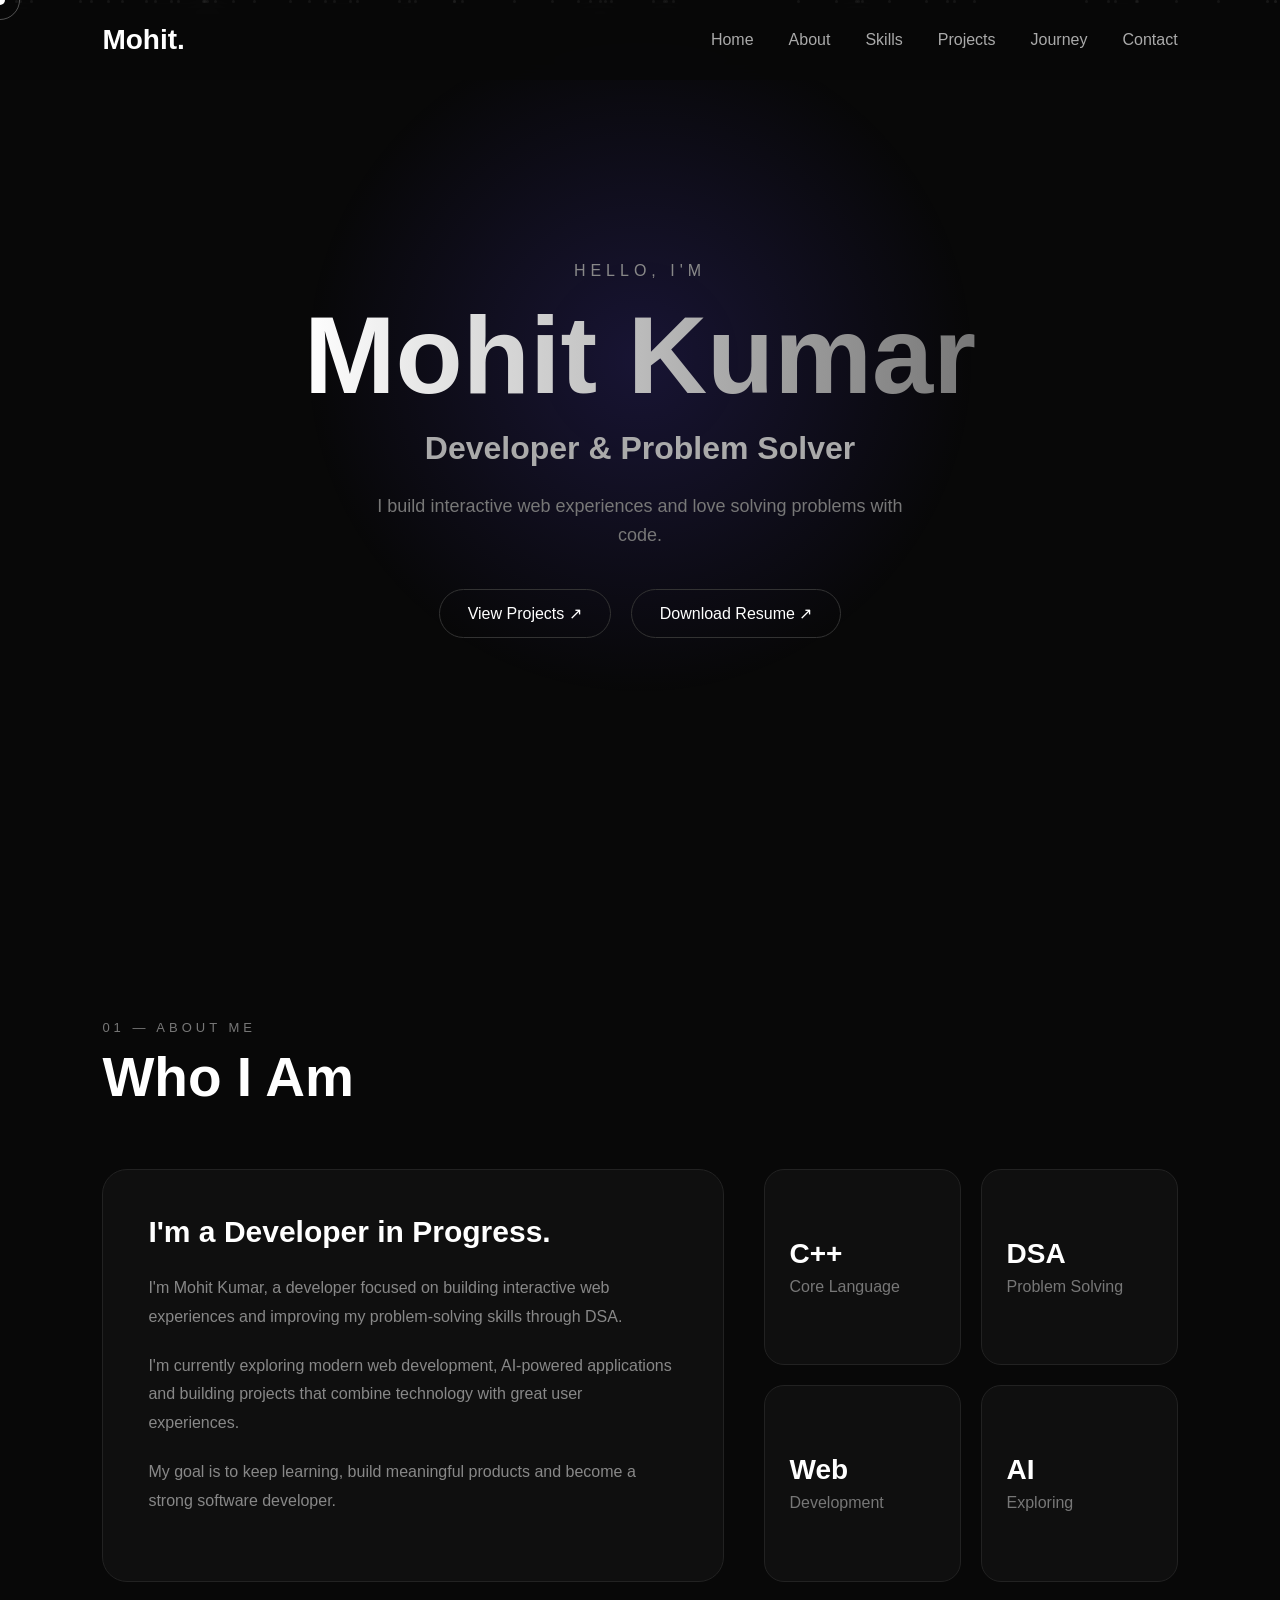
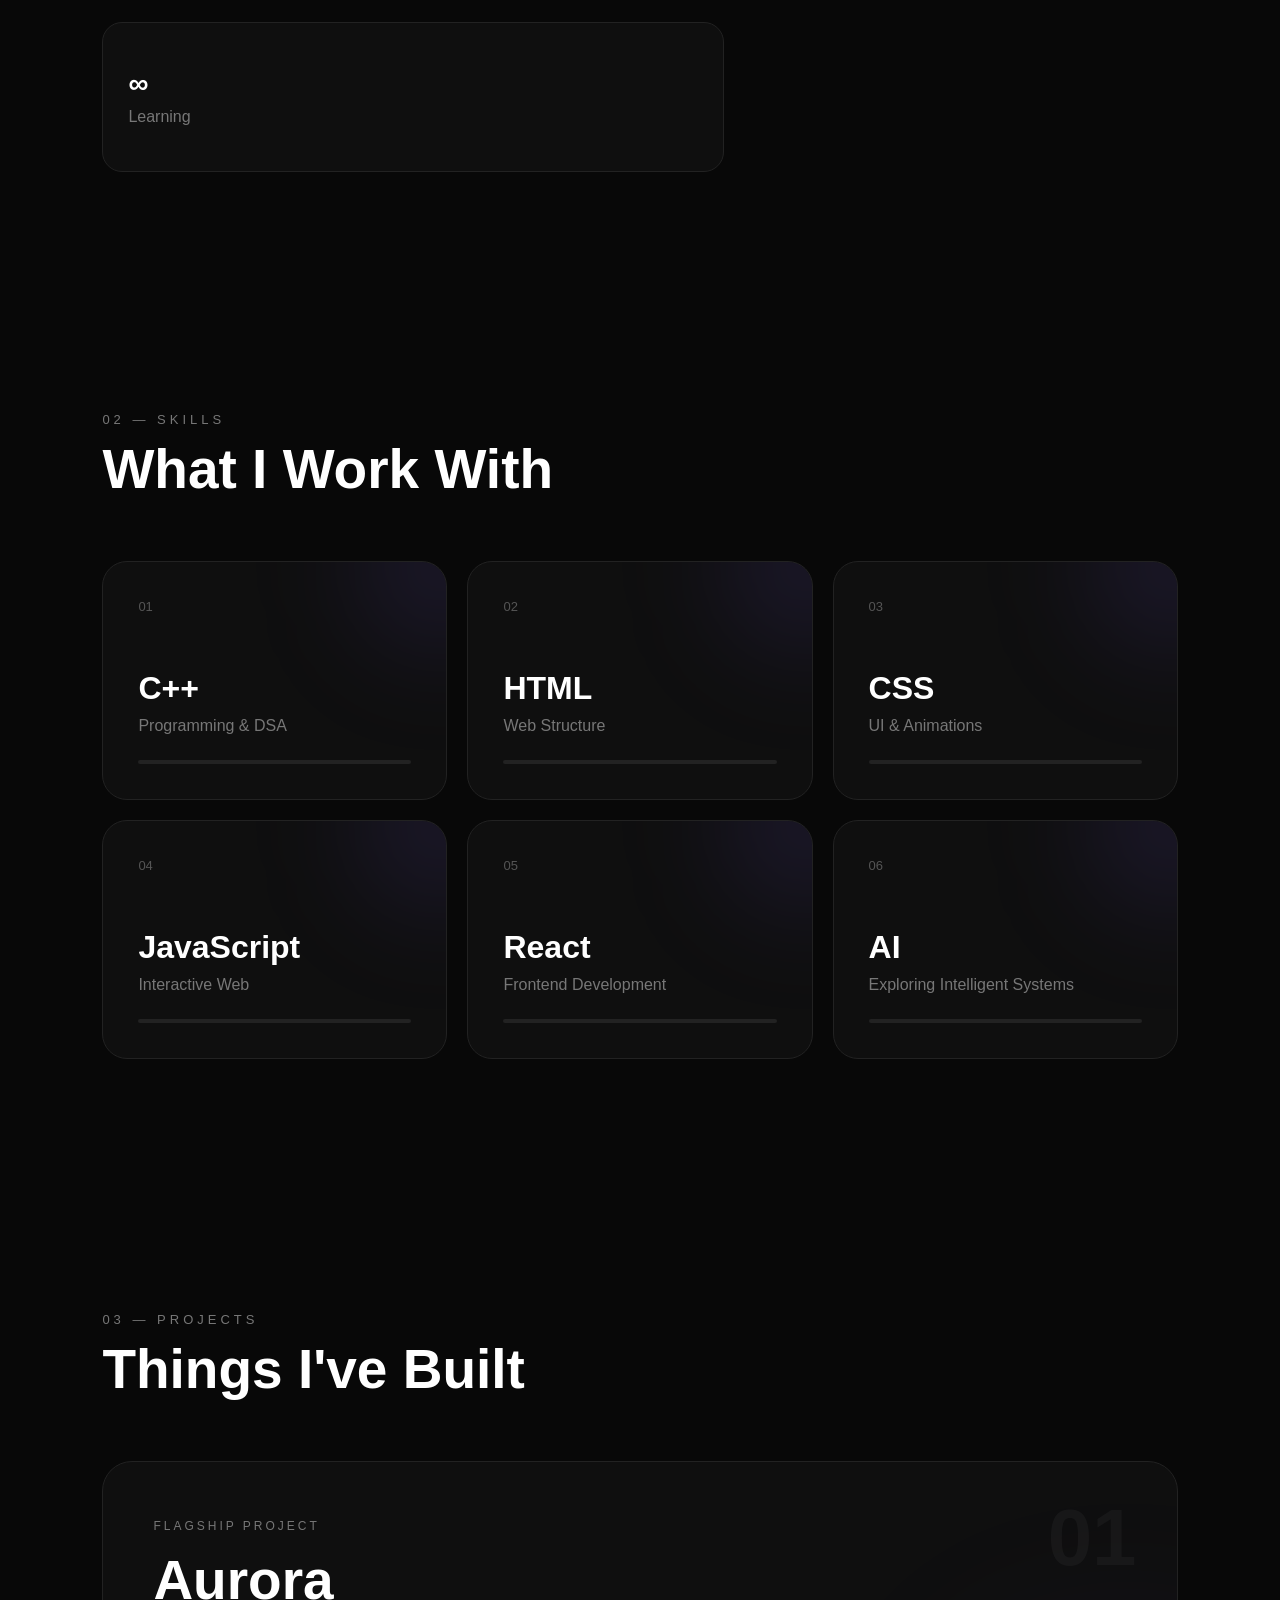
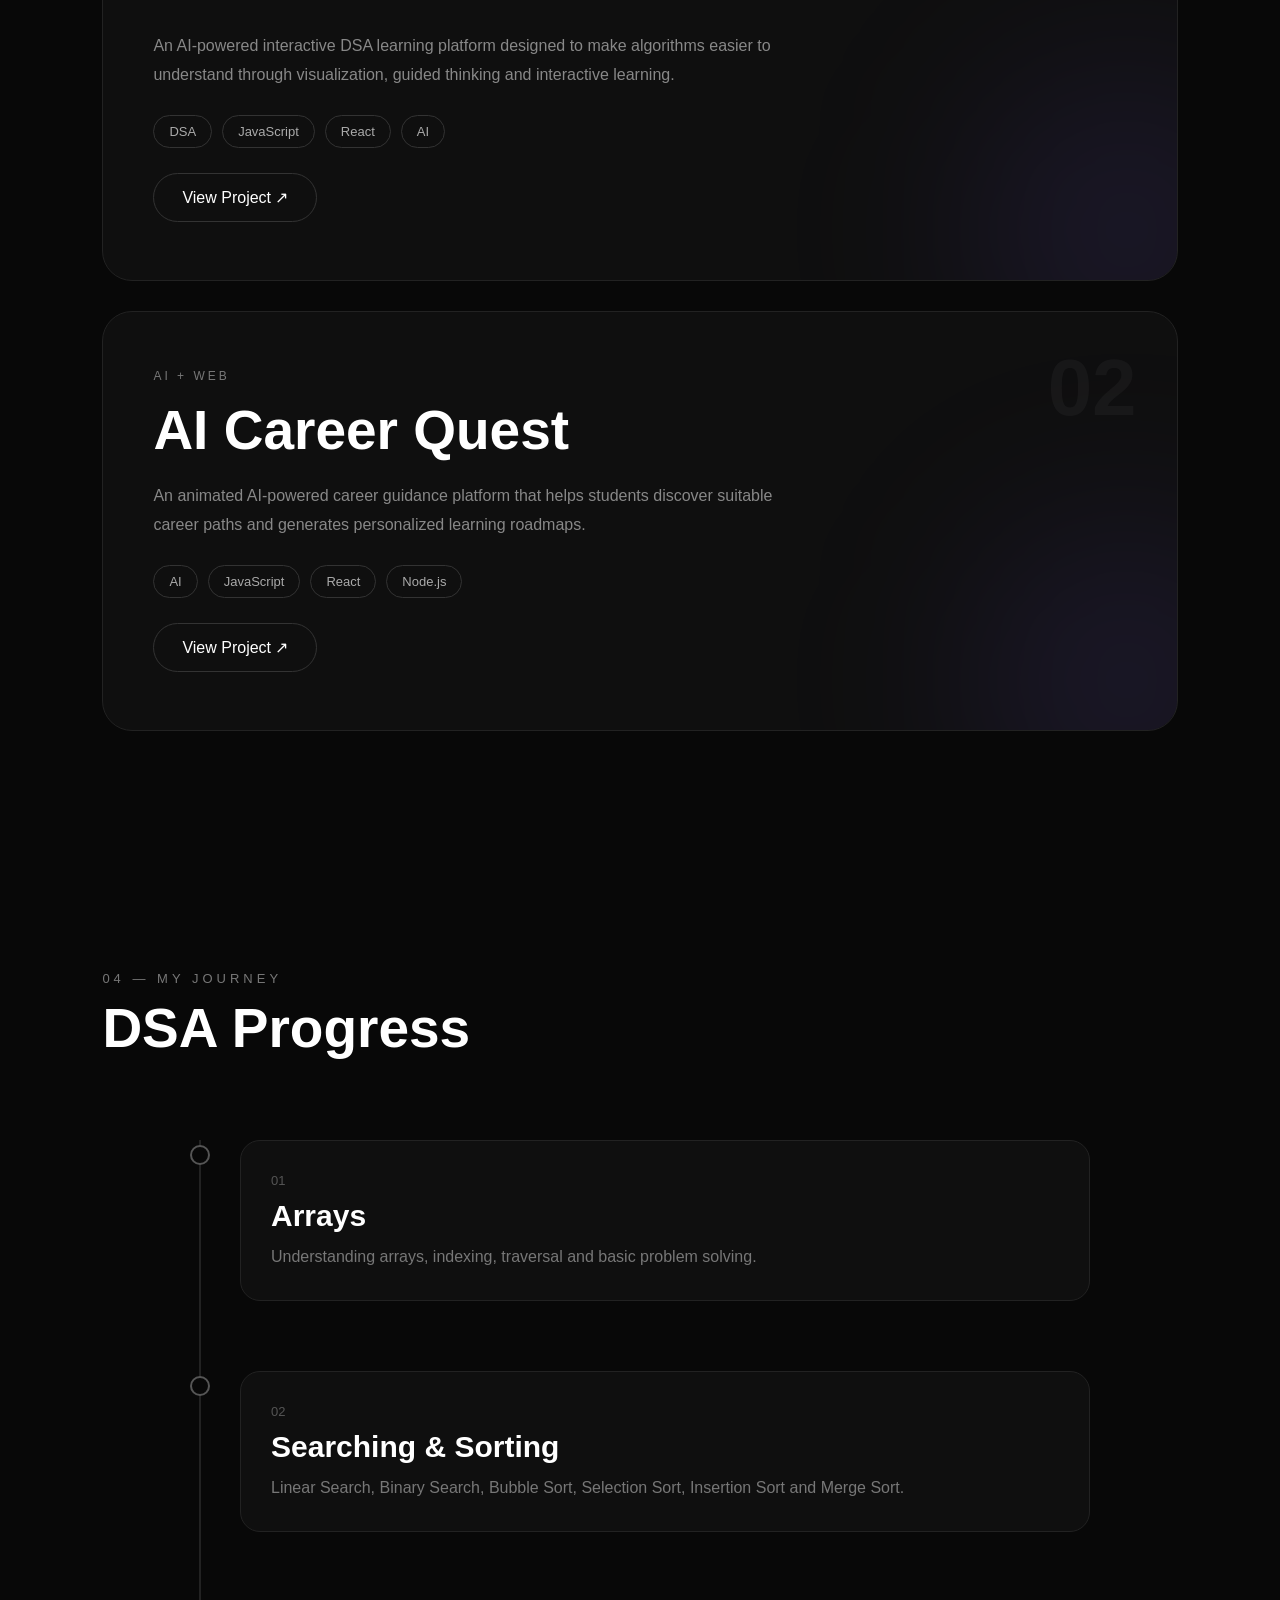
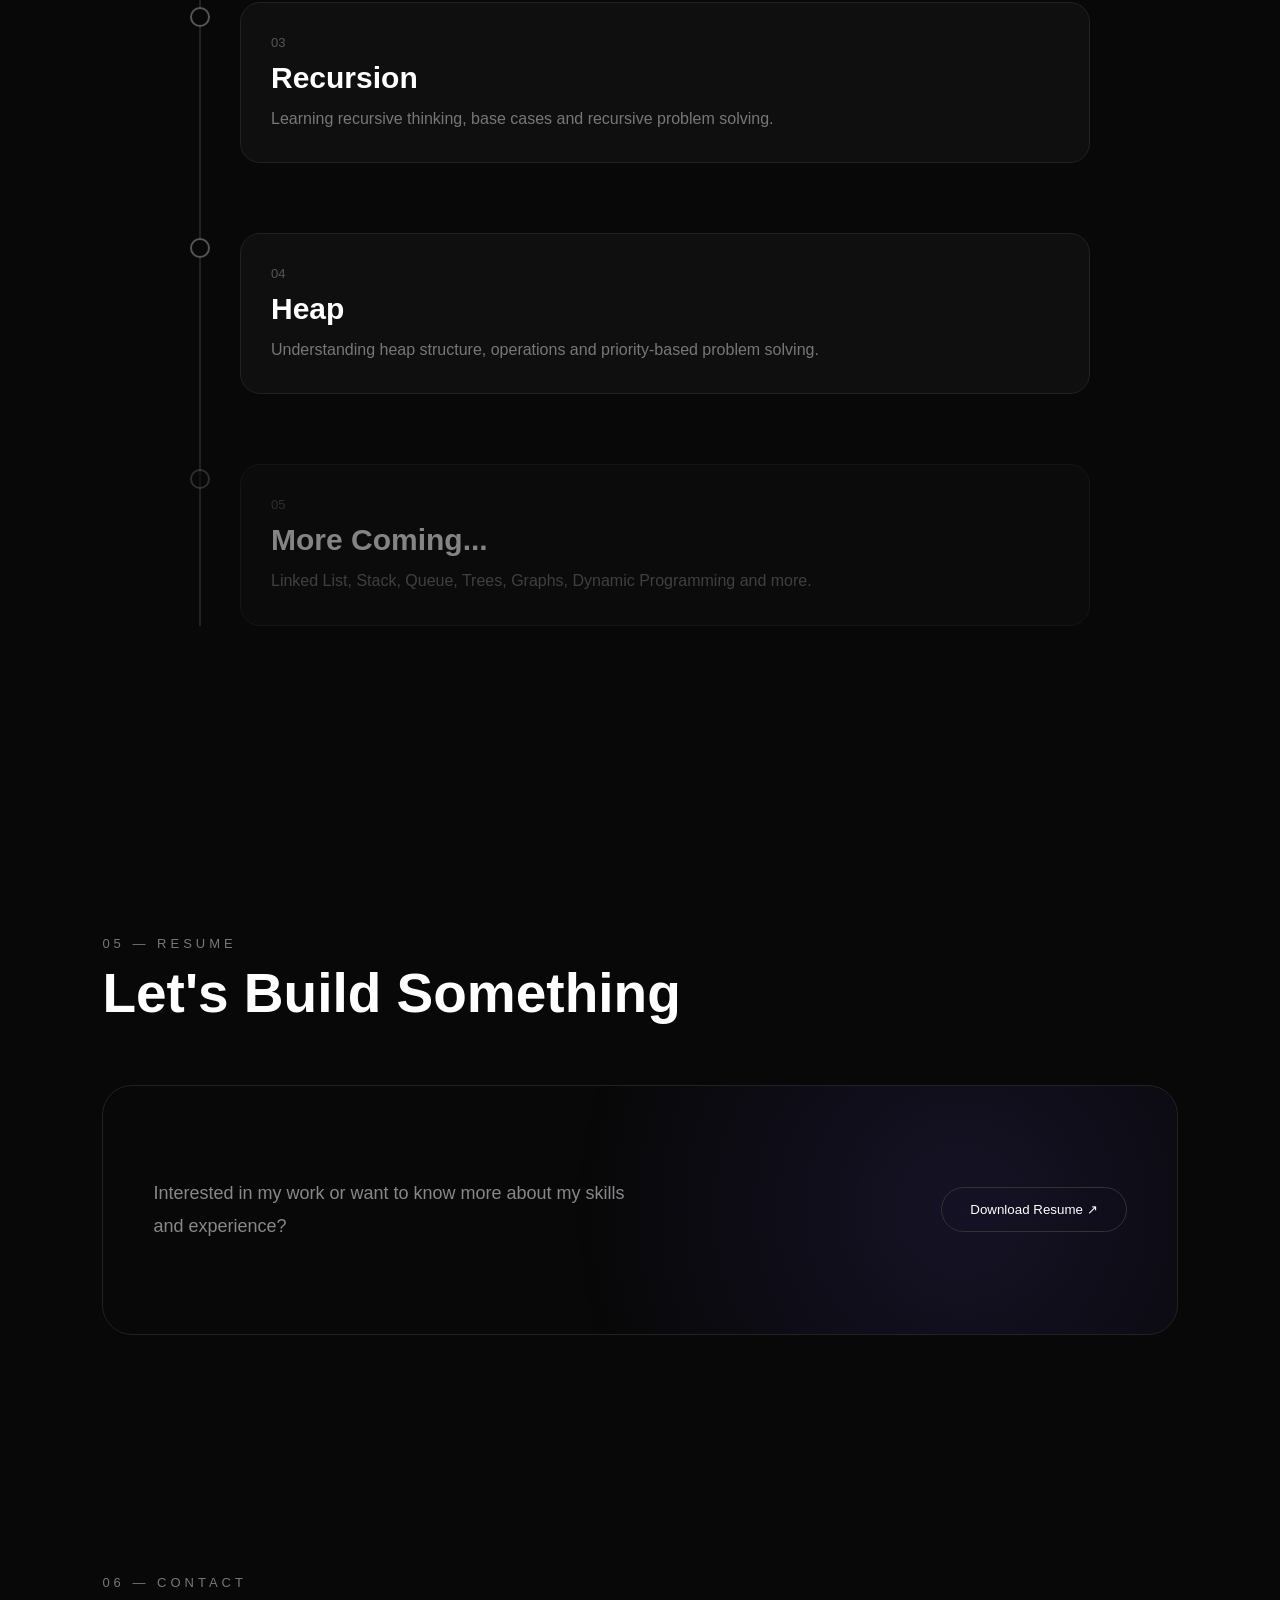
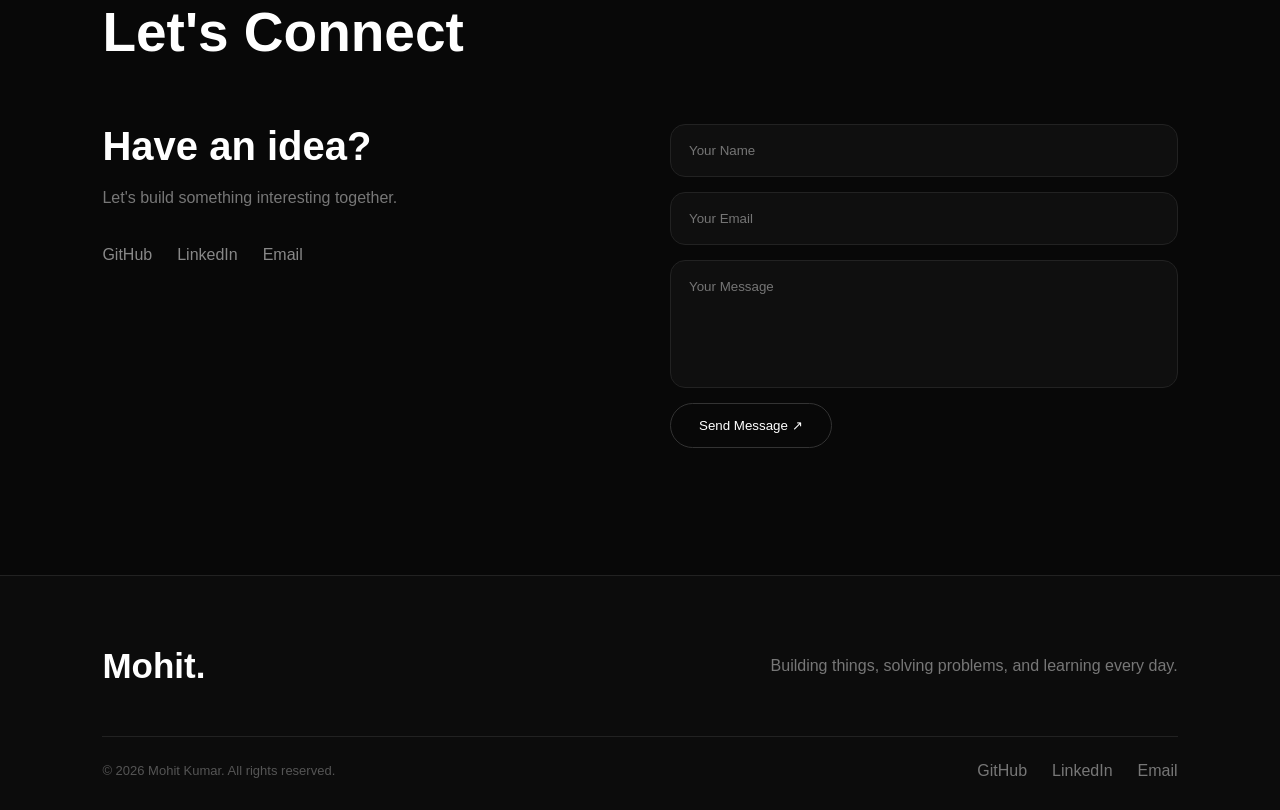
<file: index.html>
<!DOCTYPE html>
<html lang="en">

<head>
    <meta charset="UTF-8">
    <meta name="viewport" content="width=device-width, initial-scale=1.0">

    <title>Mohit Kumar | Developer</title>
    <meta name="description"
        content="Mohit Kumar — Developer, DSA enthusiast and builder of interactive web experiences.">

    <meta name="keywords" content="Mohit Kumar, Developer, C++, DSA, Web Development, JavaScript, React">

    <meta name="author" content="Mohit Kumar">

    <link rel="stylesheet" href="style.css">
    <link rel="icon" type="image/svg+xml" href="ASSETS/favicon.svg">
</head>

<body>

    <!-- Custom Cursor -->
    <div class="cursor"></div>
    <div class="cursor-glow"></div>

    <!-- Particle Background -->
    <div class="particles"></div>

    <!-- Navigation -->
    <nav>
        <h2>Mohit.</h2>

        <ul>
            <li><a href="#home">Home</a></li>
            <li><a href="#about">About</a></li>
            <li><a href="#skills">Skills</a></li>
            <li><a href="#projects">Projects</a></li>
            <li><a href="#journey">Journey</a></li>
            <li><a href="#contact">Contact</a></li>
        </ul>
    </nav>


    <!-- Hero Section -->
    <section class="hero" id="home">

        <div class="hero-content">

            <p class="intro">HELLO, I'M</p>

            <h1 class="animated-name">
                Mohit Kumar
            </h1>

            <h2>Developer & Problem Solver</h2>

            <p class="description">
                I build interactive web experiences and love
                solving problems with code.
            </p>

            <div class="buttons">
                <a href="#projects" class="hero-project-button">
                    View Projects ↗
                </a>
                <a href="ASSETS/Resume.pdf" class="resume-button" download>
                    Download Resume ↗
                </a>
            </div>

        </div>

    </section>

    <!-- About Section -->
    <section class="about" id="about">

        <div class="section-title">
            <p>01 — ABOUT ME</p>
            <h2>Who I Am</h2>
        </div>

        <div class="about-container">

            <div class="about-card">
                <h3>I'm a Developer in Progress.</h3>

                <p>
                    I'm Mohit Kumar, a developer focused on building
                    interactive web experiences and improving my
                    problem-solving skills through DSA.
                </p>

                <p>
                    I'm currently exploring modern web development,
                    AI-powered applications and building projects
                    that combine technology with great user experiences.
                </p>

                <p>
                    My goal is to keep learning, build meaningful
                    products and become a strong software developer.
                </p>
            </div>

            <div class="about-stats">

                <div class="stat">
                    <h3>C++</h3>
                    <p>Core Language</p>
                </div>

                <div class="stat">
                    <h3>DSA</h3>
                    <p>Problem Solving</p>
                </div>

                <div class="stat">
                    <h3>Web</h3>
                    <p>Development</p>
                </div>

                <div class="stat">
                    <h3>AI</h3>
                    <p>Exploring</p>
                </div>

            </div>

            <div class="stat">
                <h3>∞</h3>
                <p>Learning</p>
            </div>

        </div>

        </div>

    </section>

    <!-- Skills Section -->
    <section class="skills" id="skills">

        <div class="section-title">
            <p>02 — SKILLS</p>
            <h2>What I Work With</h2>
        </div>

        <div class="skills-grid">

            <div class="skill-card">
                <span>01</span>
                <h3>C++</h3>
                <p>Programming & DSA</p>

                <div class="skill-bar">
                    <div class="skill-progress" data-level="80"></div>
                </div>
            </div>

            <div class="skill-card">
                <span>02</span>
                <h3>HTML</h3>
                <p>Web Structure</p>

                <div class="skill-bar">
                    <div class="skill-progress" data-level="90"></div>
                </div>
            </div>

            <div class="skill-card">
                <span>03</span>
                <h3>CSS</h3>
                <p>UI & Animations</p>

                <div class="skill-bar">
                    <div class="skill-progress" data-level="85"></div>
                </div>
            </div>

            <div class="skill-card">
                <span>04</span>
                <h3>JavaScript</h3>
                <p>Interactive Web</p>

                <div class="skill-bar">
                    <div class="skill-progress" data-level="70"></div>
                </div>
            </div>

            <div class="skill-card">
                <span>05</span>
                <h3>React</h3>
                <p>Frontend Development</p>

                <div class="skill-bar">
                    <div class="skill-progress" data-level="60"></div>
                </div>
            </div>

            <div class="skill-card">
                <span>06</span>
                <h3>AI</h3>
                <p>Exploring Intelligent Systems</p>

                <div class="skill-bar">
                    <div class="skill-progress" data-level="45"></div>
                </div>
            </div>

        </div>

    </section>

    <!-- Projects Section -->
    <section class="projects" id="projects">

        <div class="section-title">
            <p>03 — PROJECTS</p>
            <h2>Things I've Built</h2>
        </div>

        <div class="projects-container">

            <!-- Aurora -->
            <div class="project-card featured">

                <div class="project-number">01</div>

                <div class="project-content">

                    <p class="project-type">FLAGSHIP PROJECT</p>

                    <h3>Aurora</h3>

                    <p>
                        An AI-powered interactive DSA learning platform
                        designed to make algorithms easier to understand
                        through visualization, guided thinking and
                        interactive learning.
                    </p>

                    <div class="project-tech">
                        <span>DSA</span>
                        <span>JavaScript</span>
                        <span>React</span>
                        <span>AI</span>
                    </div>

                    <a href="#" class="project-button">
                        View Project ↗
                    </a>

                </div>

            </div>


            <!-- Career Quest -->
            <div class="project-card">

                <div class="project-number">02</div>

                <div class="project-content">

                    <p class="project-type">AI + WEB</p>

                    <h3>AI Career Quest</h3>

                    <p>
                        An animated AI-powered career guidance platform
                        that helps students discover suitable career
                        paths and generates personalized learning roadmaps.
                    </p>

                    <div class="project-tech">
                        <span>AI</span>
                        <span>JavaScript</span>
                        <span>React</span>
                        <span>Node.js</span>
                    </div>

                    <a href="#" class="project-button">
                        View Project ↗
                    </a>

                </div>

            </div>

        </div>

    </section>

    <!-- DSA Journey Section -->
    <section class="journey" id="journey">

        <div class="section-title">
            <p>04 — MY JOURNEY</p>
            <h2>DSA Progress</h2>
        </div>

        <div class="timeline">

            <div class="timeline-item">
                <div class="timeline-dot"></div>

                <div class="timeline-content">
                    <span>01</span>
                    <h3>Arrays</h3>
                    <p>
                        Understanding arrays, indexing, traversal
                        and basic problem solving.
                    </p>
                </div>
            </div>


            <div class="timeline-item">
                <div class="timeline-dot"></div>

                <div class="timeline-content">
                    <span>02</span>
                    <h3>Searching & Sorting</h3>
                    <p>
                        Linear Search, Binary Search, Bubble Sort,
                        Selection Sort, Insertion Sort and Merge Sort.
                    </p>
                </div>
            </div>


            <div class="timeline-item">
                <div class="timeline-dot"></div>

                <div class="timeline-content">
                    <span>03</span>
                    <h3>Recursion</h3>
                    <p>
                        Learning recursive thinking, base cases
                        and recursive problem solving.
                    </p>
                </div>
            </div>


            <div class="timeline-item">
                <div class="timeline-dot"></div>

                <div class="timeline-content">
                    <span>04</span>
                    <h3>Heap</h3>
                    <p>
                        Understanding heap structure, operations
                        and priority-based problem solving.
                    </p>
                </div>
            </div>


            <div class="timeline-item future">
                <div class="timeline-dot"></div>

                <div class="timeline-content">
                    <span>05</span>
                    <h3>More Coming...</h3>
                    <p>
                        Linked List, Stack, Queue, Trees, Graphs,
                        Dynamic Programming and more.
                    </p>
                </div>
            </div>

        </div>

    </section>

    <!-- Resume Section -->
    <section class="resume" id="resume">

        <div class="section-title">
            <p>05 — RESUME</p>
            <h2>Let's Build Something</h2>
        </div>

        <div class="resume-box">

            <div>
                <p class="resume-text">
                    Interested in my work or want to know more
                    about my skills and experience?
                </p>
            </div>

            <button>Download Resume ↗</button>

        </div>

    </section>

    <!-- Contact Section -->
    <section class="contact" id="contact">

        <div class="section-title">
            <p>06 — CONTACT</p>
            <h2>Let's Connect</h2>
        </div>

        <div class="contact-container">

            <div class="contact-info">

                <h3>Have an idea?</h3>

                <p>
                    Let's build something interesting together.
                </p>

                <div class="social-links">
                    <a href="https://github.com/mandalmohit554-stack" target="_blank" rel="noopener noreferrer">
                        GitHub
                    </a>
                    <a href="#">LinkedIn</a>
                    <a href="#">Email</a>
                </div>

            </div>


            <form class="contact-form">

                <input type="text" placeholder="Your Name">

                <input type="email" placeholder="Your Email">

                <textarea placeholder="Your Message" rows="6"></textarea>

                <button type="submit">
                    Send Message ↗
                </button>

            </form>

        </div>

    </section>


    <script src="script.js"></script>

    <!-- Footer -->
    <footer>

        <div class="footer-top">

            <h2>Mohit.</h2>

            <p>
                Building things, solving problems,
                and learning every day.
            </p>

        </div>

        <div class="footer-bottom">

            <p>© 2026 Mohit Kumar. All rights reserved.</p>

            <div class="footer-links">
                <a href="#">GitHub</a>
                <a href="#">LinkedIn</a>
                <a href="#">Email</a>
            </div>

        </div>

    </footer>

</body>

</html>
</file>
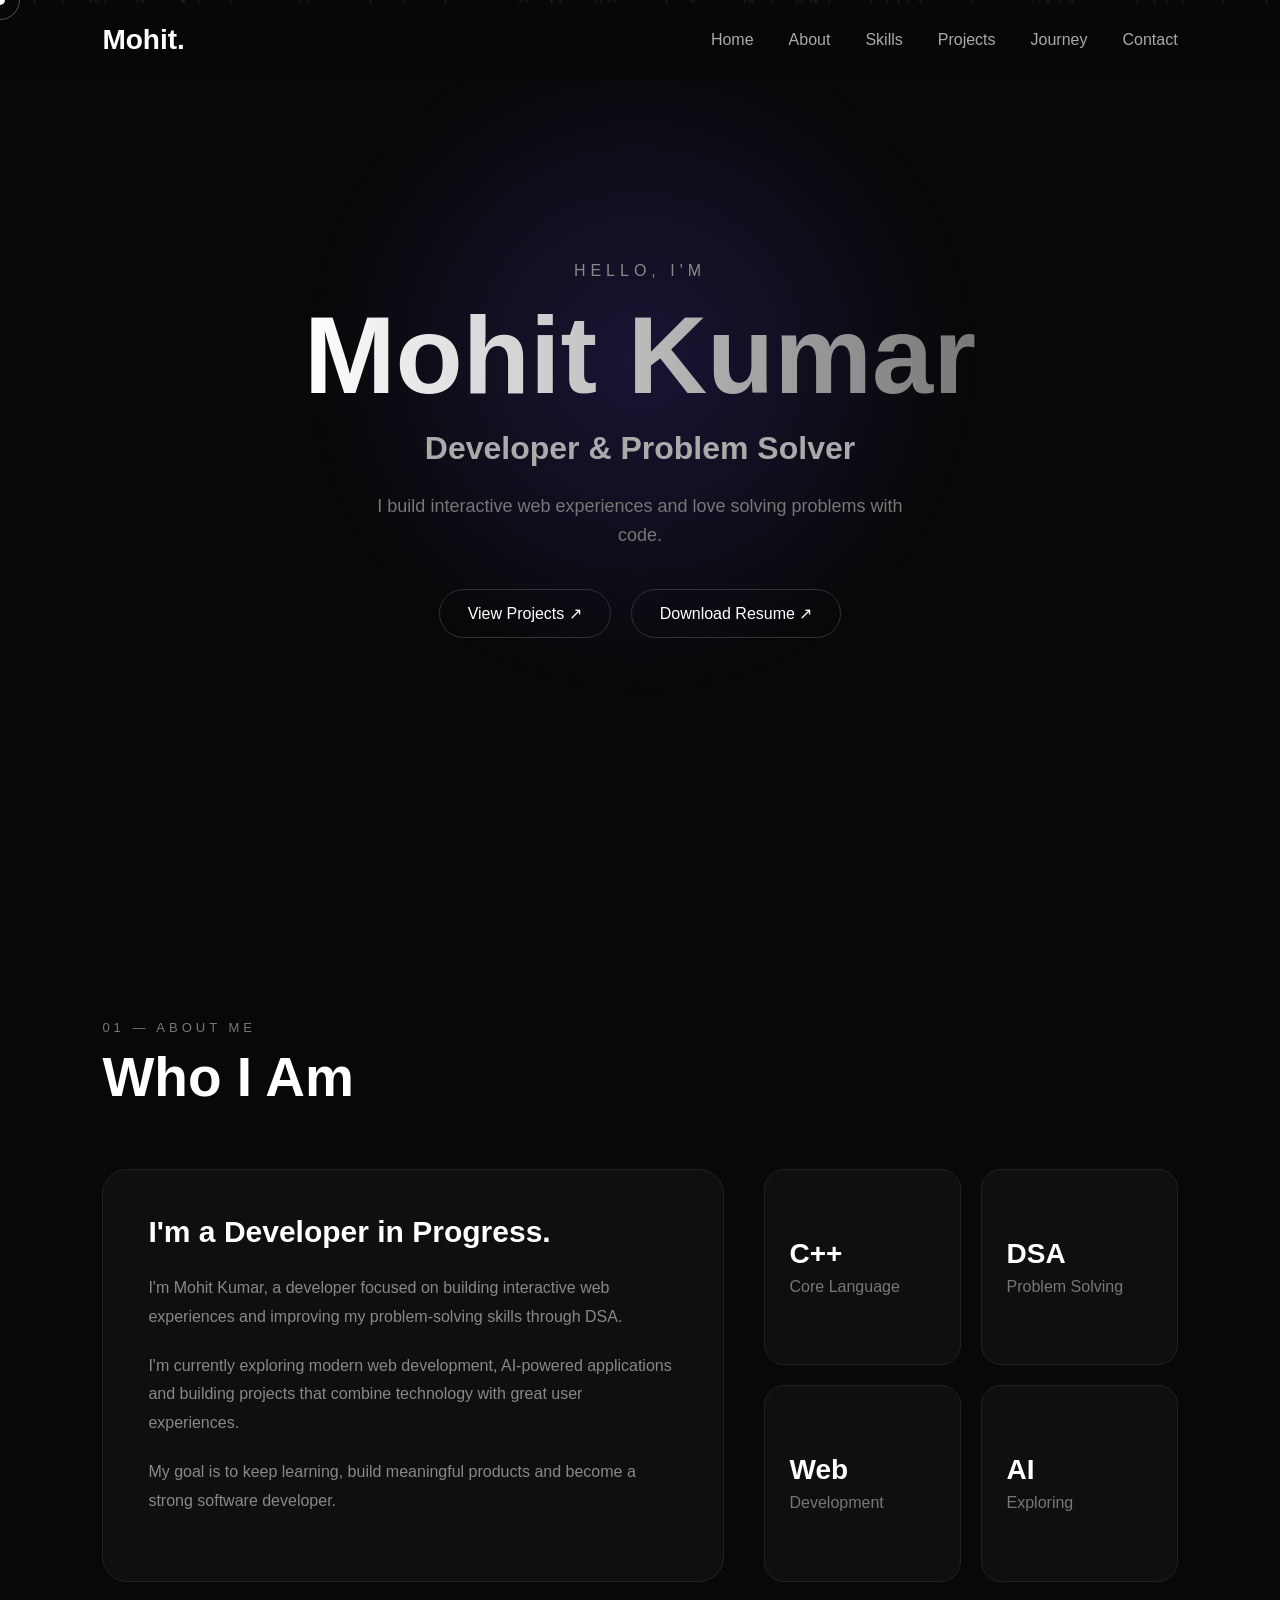
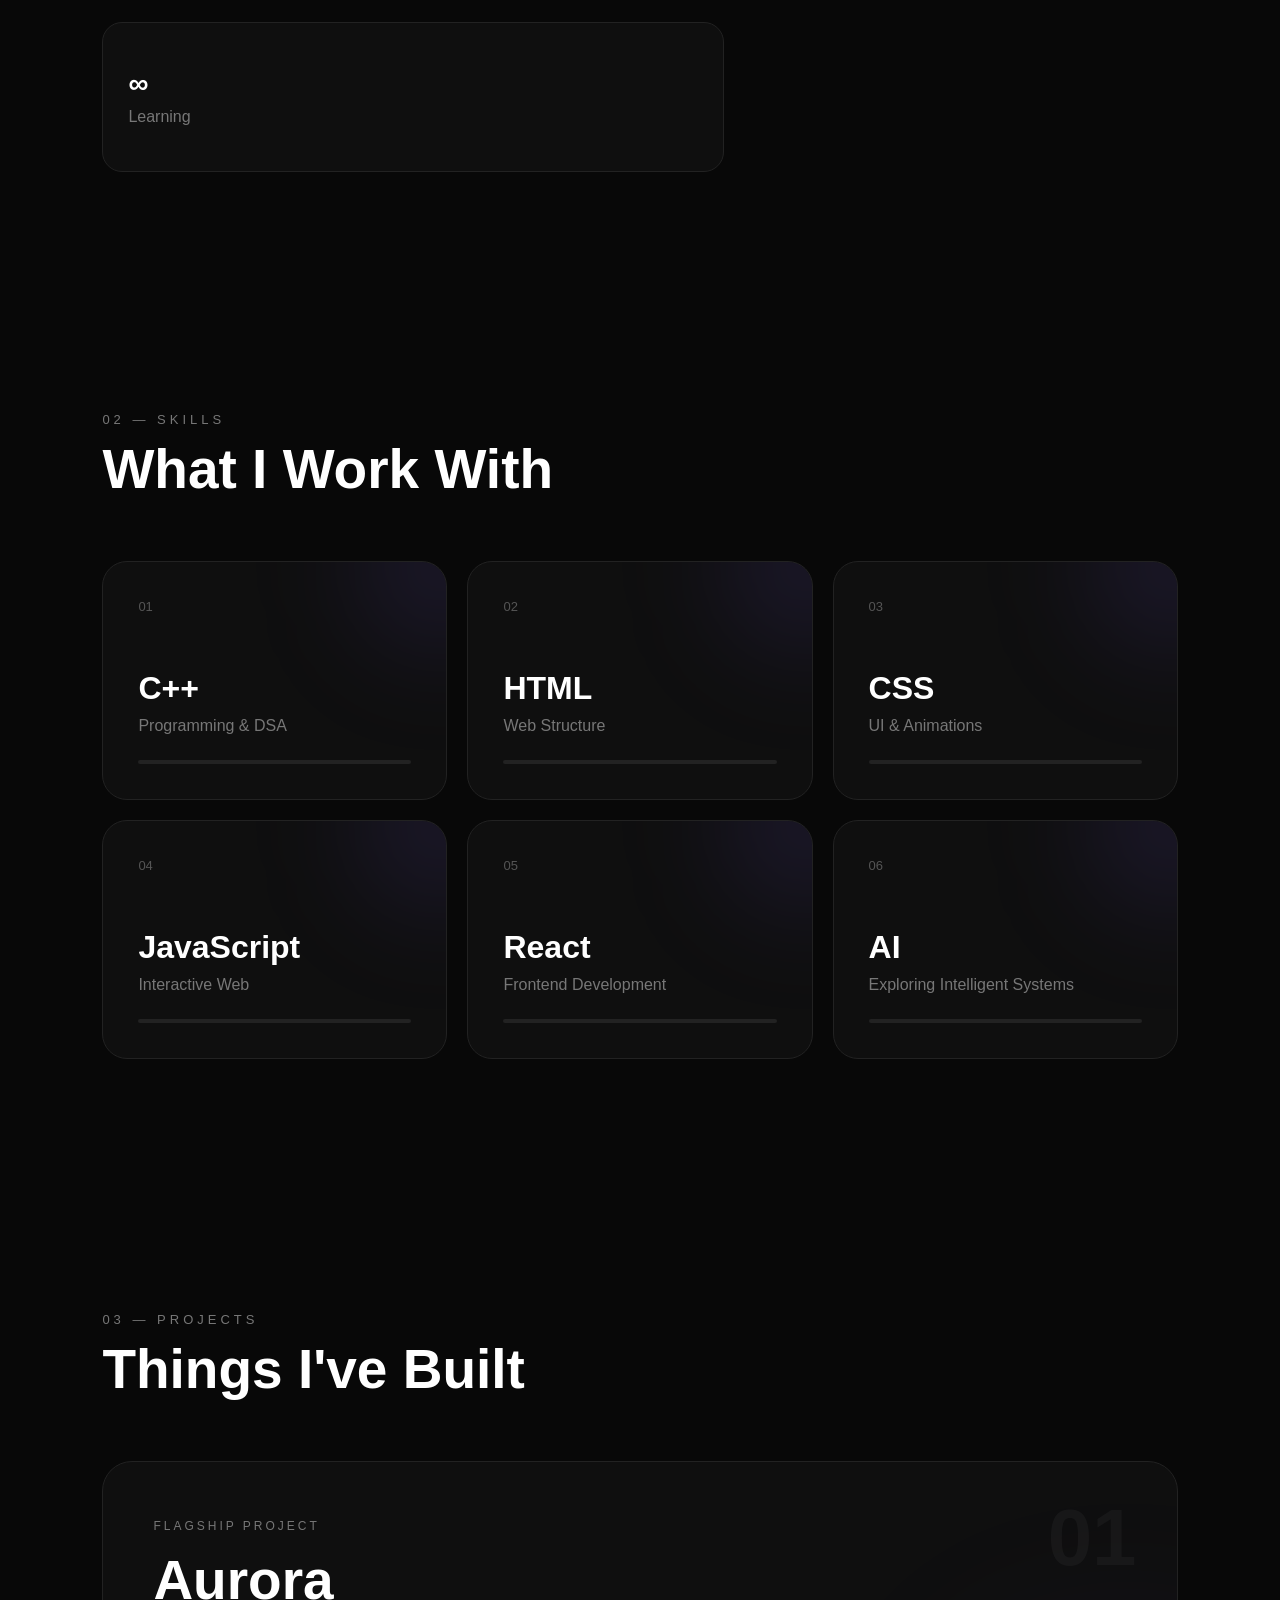
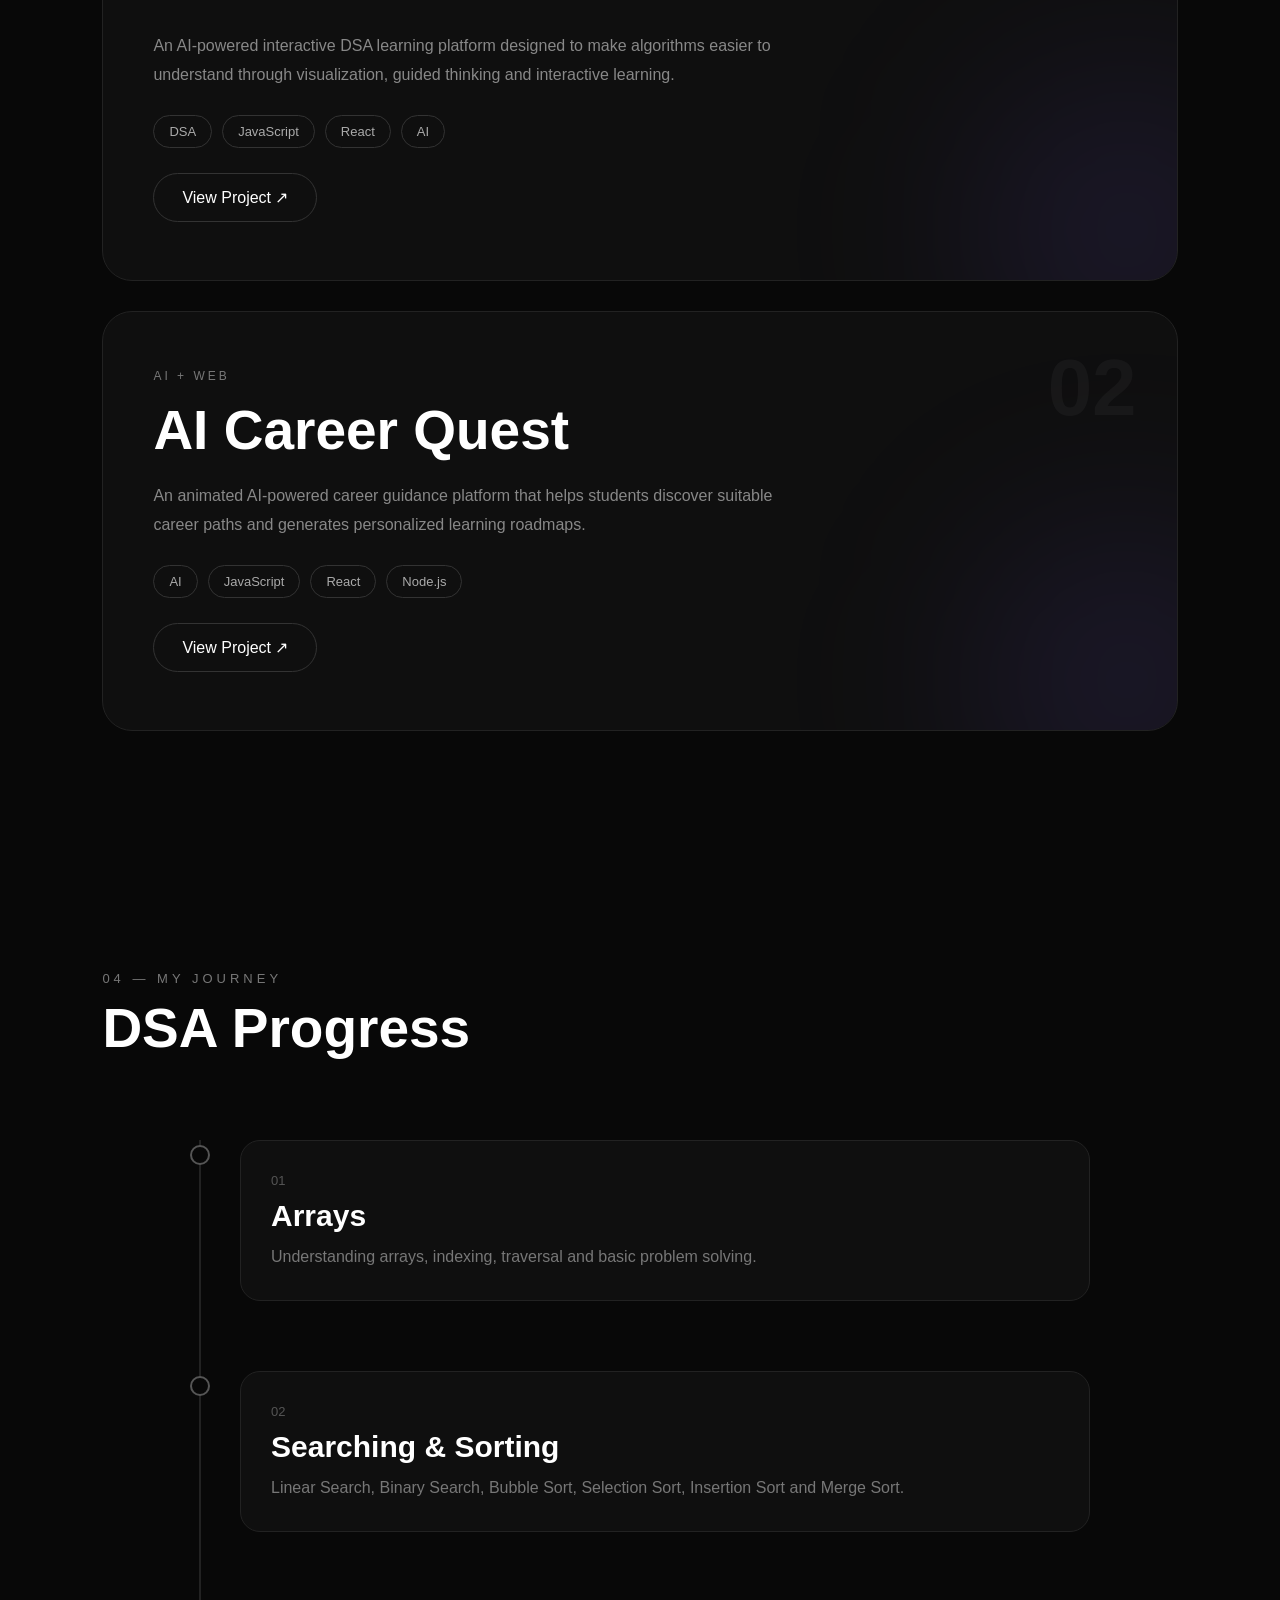
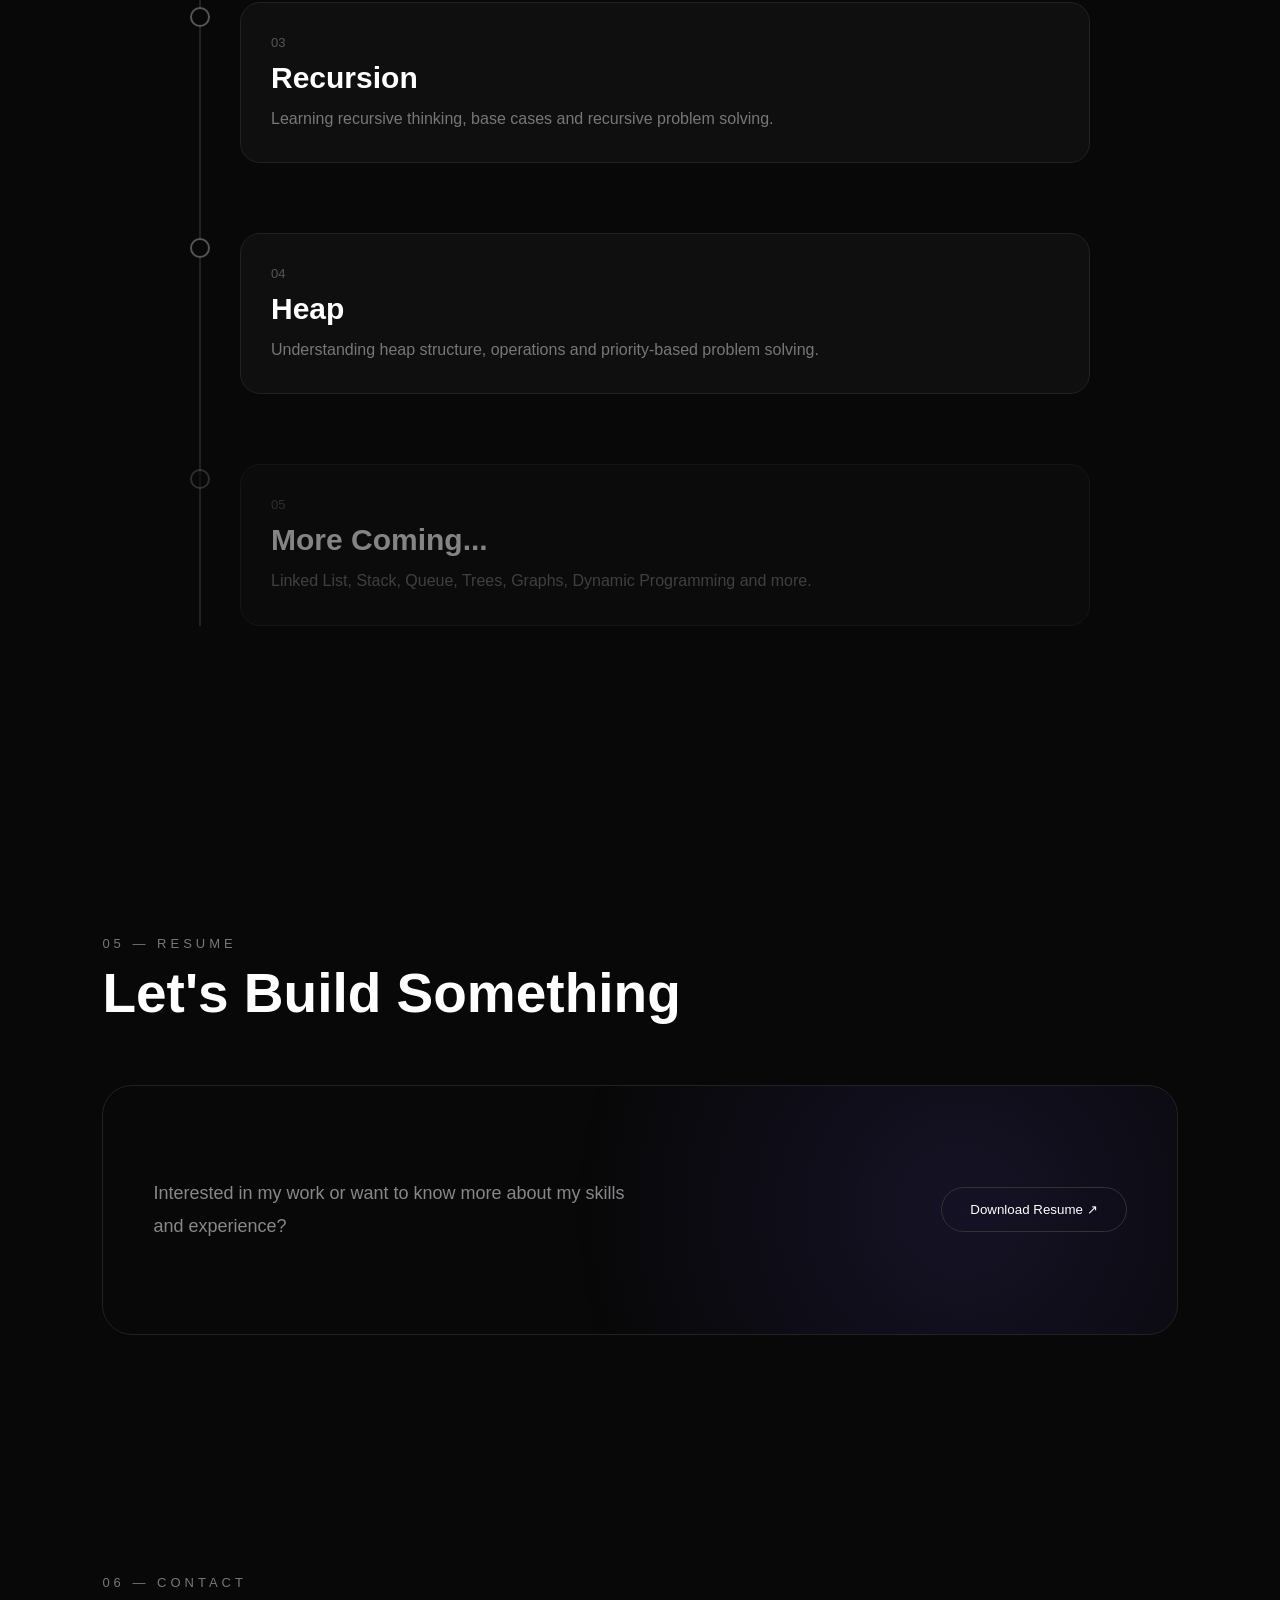
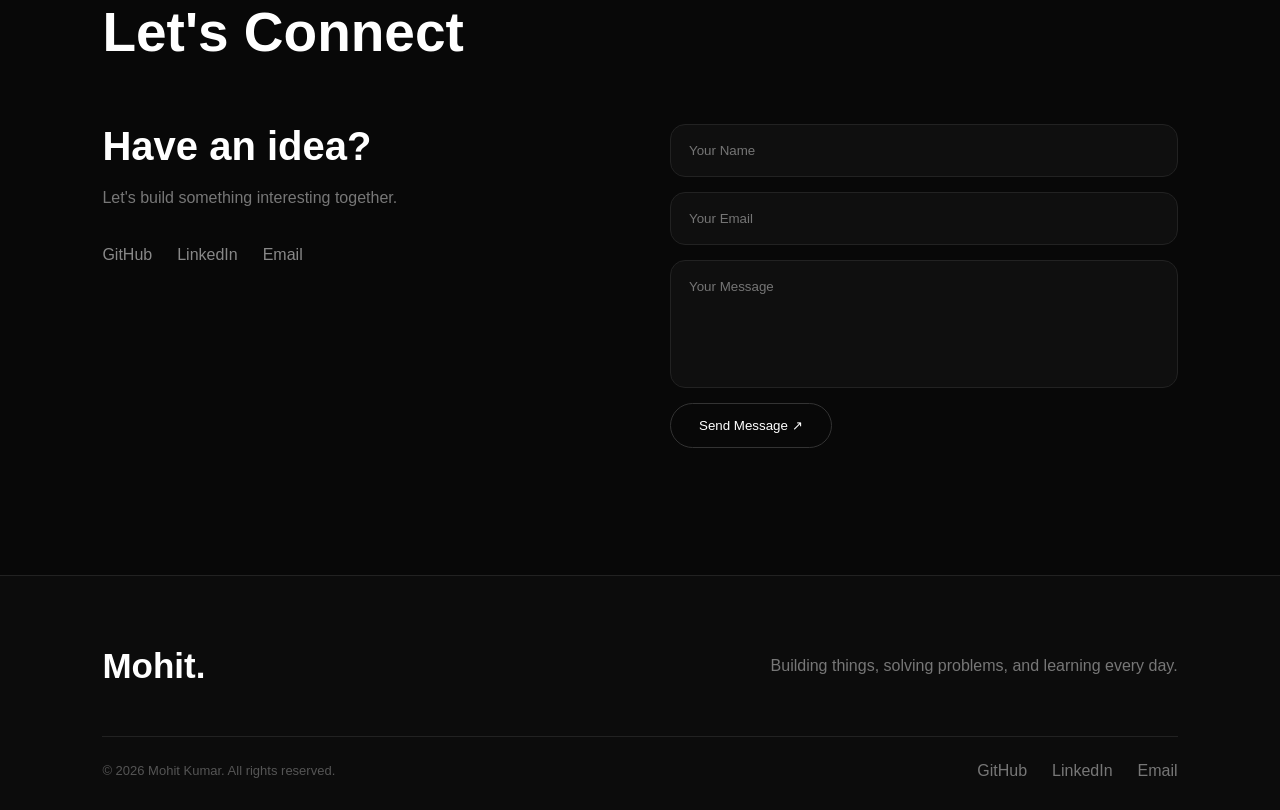
<file: PORTv1/index.html>
<!DOCTYPE html>
<html lang="en">

<head>
    <meta charset="UTF-8">
    <meta name="viewport" content="width=device-width, initial-scale=1.0">

    <title>Mohit Kumar | Developer</title>
    <meta name="description"
        content="Mohit Kumar — Developer, DSA enthusiast and builder of interactive web experiences.">

    <meta name="keywords" content="Mohit Kumar, Developer, C++, DSA, Web Development, JavaScript, React">

    <meta name="author" content="Mohit Kumar">

    <link rel="stylesheet" href="style.css">
</head>

<body>

    <!-- Custom Cursor -->
    <div class="cursor"></div>
    <div class="cursor-glow"></div>

    <!-- Particle Background -->
    <div class="particles"></div>

    <!-- Navigation -->
    <nav>
        <h2>Mohit.</h2>

        <ul>
            <li><a href="#home">Home</a></li>
            <li><a href="#about">About</a></li>
            <li><a href="#skills">Skills</a></li>
            <li><a href="#projects">Projects</a></li>
            <li><a href="#journey">Journey</a></li>
            <li><a href="#contact">Contact</a></li>
        </ul>
    </nav>


    <!-- Hero Section -->
    <section class="hero" id="home">

        <div class="hero-content">

            <p class="intro">HELLO, I'M</p>

            <h1 class="animated-name">
                Mohit Kumar
            </h1>

            <h2>Developer & Problem Solver</h2>

            <p class="description">
                I build interactive web experiences and love
                solving problems with code.
            </p>

            <div class="buttons">
                <a href="#projects" class="hero-project-button">
                    View Projects ↗
                </a>
                <a href="ASSETS/Resume.pdf" class="resume-button" download>
                    Download Resume ↗
                </a>
            </div>

        </div>

    </section>

    <!-- About Section -->
    <section class="about" id="about">

        <div class="section-title">
            <p>01 — ABOUT ME</p>
            <h2>Who I Am</h2>
        </div>

        <div class="about-container">

            <div class="about-card">
                <h3>I'm a Developer in Progress.</h3>

                <p>
                    I'm Mohit Kumar, a developer focused on building
                    interactive web experiences and improving my
                    problem-solving skills through DSA.
                </p>

                <p>
                    I'm currently exploring modern web development,
                    AI-powered applications and building projects
                    that combine technology with great user experiences.
                </p>

                <p>
                    My goal is to keep learning, build meaningful
                    products and become a strong software developer.
                </p>
            </div>

            <div class="about-stats">

                <div class="stat">
                    <h3>C++</h3>
                    <p>Core Language</p>
                </div>

                <div class="stat">
                    <h3>DSA</h3>
                    <p>Problem Solving</p>
                </div>

                <div class="stat">
                    <h3>Web</h3>
                    <p>Development</p>
                </div>

                <div class="stat">
                    <h3>AI</h3>
                    <p>Exploring</p>
                </div>

            </div>

            <div class="stat">
                <h3>∞</h3>
                <p>Learning</p>
            </div>

        </div>

        </div>

    </section>

    <!-- Skills Section -->
    <section class="skills" id="skills">

        <div class="section-title">
            <p>02 — SKILLS</p>
            <h2>What I Work With</h2>
        </div>

        <div class="skills-grid">

            <div class="skill-card">
                <span>01</span>
                <h3>C++</h3>
                <p>Programming & DSA</p>

                <div class="skill-bar">
                    <div class="skill-progress" data-level="80"></div>
                </div>
            </div>

            <div class="skill-card">
                <span>02</span>
                <h3>HTML</h3>
                <p>Web Structure</p>

                <div class="skill-bar">
                    <div class="skill-progress" data-level="90"></div>
                </div>
            </div>

            <div class="skill-card">
                <span>03</span>
                <h3>CSS</h3>
                <p>UI & Animations</p>

                <div class="skill-bar">
                    <div class="skill-progress" data-level="85"></div>
                </div>
            </div>

            <div class="skill-card">
                <span>04</span>
                <h3>JavaScript</h3>
                <p>Interactive Web</p>

                <div class="skill-bar">
                    <div class="skill-progress" data-level="70"></div>
                </div>
            </div>

            <div class="skill-card">
                <span>05</span>
                <h3>React</h3>
                <p>Frontend Development</p>

                <div class="skill-bar">
                    <div class="skill-progress" data-level="60"></div>
                </div>
            </div>

            <div class="skill-card">
                <span>06</span>
                <h3>AI</h3>
                <p>Exploring Intelligent Systems</p>

                <div class="skill-bar">
                    <div class="skill-progress" data-level="45"></div>
                </div>
            </div>

        </div>

    </section>

    <!-- Projects Section -->
    <section class="projects" id="projects">

        <div class="section-title">
            <p>03 — PROJECTS</p>
            <h2>Things I've Built</h2>
        </div>

        <div class="projects-container">

            <!-- Aurora -->
            <div class="project-card featured">

                <div class="project-number">01</div>

                <div class="project-content">

                    <p class="project-type">FLAGSHIP PROJECT</p>

                    <h3>Aurora</h3>

                    <p>
                        An AI-powered interactive DSA learning platform
                        designed to make algorithms easier to understand
                        through visualization, guided thinking and
                        interactive learning.
                    </p>

                    <div class="project-tech">
                        <span>DSA</span>
                        <span>JavaScript</span>
                        <span>React</span>
                        <span>AI</span>
                    </div>

                    <a href="#" class="project-button">
                        View Project ↗
                    </a>

                </div>

            </div>


            <!-- Career Quest -->
            <div class="project-card">

                <div class="project-number">02</div>

                <div class="project-content">

                    <p class="project-type">AI + WEB</p>

                    <h3>AI Career Quest</h3>

                    <p>
                        An animated AI-powered career guidance platform
                        that helps students discover suitable career
                        paths and generates personalized learning roadmaps.
                    </p>

                    <div class="project-tech">
                        <span>AI</span>
                        <span>JavaScript</span>
                        <span>React</span>
                        <span>Node.js</span>
                    </div>

                    <a href="#" class="project-button">
                        View Project ↗
                    </a>

                </div>

            </div>

        </div>

    </section>

    <!-- DSA Journey Section -->
    <section class="journey" id="journey">

        <div class="section-title">
            <p>04 — MY JOURNEY</p>
            <h2>DSA Progress</h2>
        </div>

        <div class="timeline">

            <div class="timeline-item">
                <div class="timeline-dot"></div>

                <div class="timeline-content">
                    <span>01</span>
                    <h3>Arrays</h3>
                    <p>
                        Understanding arrays, indexing, traversal
                        and basic problem solving.
                    </p>
                </div>
            </div>


            <div class="timeline-item">
                <div class="timeline-dot"></div>

                <div class="timeline-content">
                    <span>02</span>
                    <h3>Searching & Sorting</h3>
                    <p>
                        Linear Search, Binary Search, Bubble Sort,
                        Selection Sort, Insertion Sort and Merge Sort.
                    </p>
                </div>
            </div>


            <div class="timeline-item">
                <div class="timeline-dot"></div>

                <div class="timeline-content">
                    <span>03</span>
                    <h3>Recursion</h3>
                    <p>
                        Learning recursive thinking, base cases
                        and recursive problem solving.
                    </p>
                </div>
            </div>


            <div class="timeline-item">
                <div class="timeline-dot"></div>

                <div class="timeline-content">
                    <span>04</span>
                    <h3>Heap</h3>
                    <p>
                        Understanding heap structure, operations
                        and priority-based problem solving.
                    </p>
                </div>
            </div>


            <div class="timeline-item future">
                <div class="timeline-dot"></div>

                <div class="timeline-content">
                    <span>05</span>
                    <h3>More Coming...</h3>
                    <p>
                        Linked List, Stack, Queue, Trees, Graphs,
                        Dynamic Programming and more.
                    </p>
                </div>
            </div>

        </div>

    </section>

    <!-- Resume Section -->
    <section class="resume" id="resume">

        <div class="section-title">
            <p>05 — RESUME</p>
            <h2>Let's Build Something</h2>
        </div>

        <div class="resume-box">

            <div>
                <p class="resume-text">
                    Interested in my work or want to know more
                    about my skills and experience?
                </p>
            </div>

            <button>Download Resume ↗</button>

        </div>

    </section>

    <!-- Contact Section -->
    <section class="contact" id="contact">

        <div class="section-title">
            <p>06 — CONTACT</p>
            <h2>Let's Connect</h2>
        </div>

        <div class="contact-container">

            <div class="contact-info">

                <h3>Have an idea?</h3>

                <p>
                    Let's build something interesting together.
                </p>

                <div class="social-links">
                    <a href="https://github.com/mandalmohit554-stack" target="_blank" rel="noopener noreferrer">
                        GitHub
                    </a>
                    <a href="#">LinkedIn</a>
                    <a href="#">Email</a>
                </div>

            </div>


            <form class="contact-form">

                <input type="text" placeholder="Your Name">

                <input type="email" placeholder="Your Email">

                <textarea placeholder="Your Message" rows="6"></textarea>

                <button type="submit">
                    Send Message ↗
                </button>

            </form>

        </div>

    </section>


    <script src="script.js"></script>

    <!-- Footer -->
    <footer>

        <div class="footer-top">

            <h2>Mohit.</h2>

            <p>
                Building things, solving problems,
                and learning every day.
            </p>

        </div>

        <div class="footer-bottom">

            <p>© 2026 Mohit Kumar. All rights reserved.</p>

            <div class="footer-links">
                <a href="#">GitHub</a>
                <a href="#">LinkedIn</a>
                <a href="#">Email</a>
            </div>

        </div>

    </footer>

</body>

</html>
</file>
<file: style.css>
* {
    margin: 0;
    padding: 0;
    box-sizing: border-box;
}

html {
    scroll-behavior: smooth;
}

body {
    background: #080808;
    color: white;
    font-family: Arial, sans-serif;
}


/* ================= NAVBAR ================= */

nav {
    height: 80px;
    display: flex;
    align-items: center;
    justify-content: space-between;

    padding: 0 8%;

    position: fixed;
    top: 0;
    width: 100%;

    background: rgba(8, 8, 8, 0.7);
    backdrop-filter: blur(12px);

    z-index: 100;
}

nav h2 {
    font-size: 28px;
}

nav ul {
    display: flex;
    gap: 35px;
    list-style: none;
}

nav li {
    cursor: pointer;
    color: #aaa;
    transition: 0.3s;
}

nav li:hover {
    color: white;
}


/* ================= HERO ================= */

.hero {
    min-height: 100vh;

    display: flex;
    align-items: center;
    justify-content: center;

    text-align: center;

    padding: 100px 20px;

    background:
        radial-gradient(circle at 50% 40%,
            rgba(100, 80, 255, 0.18),
            transparent 40%);
}

.hero-content {
    max-width: 800px;
}


/* Small intro */

.intro {
    letter-spacing: 5px;
    color: #888;
    margin-bottom: 20px;
}


/* Main heading */

.hero h1 {
    font-size: clamp(55px, 9vw, 110px);
    line-height: 1;

    margin-bottom: 20px;
}


/* Subtitle */

.hero h2 {
    font-size: clamp(20px, 3vw, 32px);
    color: #aaa;

    margin-bottom: 25px;
}


/* Description */

.description {
    max-width: 550px;
    margin: auto;

    color: #777;

    font-size: 18px;
    line-height: 1.6;
}


/* ================= BUTTONS ================= */

.buttons {
    margin-top: 40px;

    display: flex;
    justify-content: center;
    gap: 20px;
}

button {
    padding: 14px 28px;

    border: 1px solid #333;

    background: transparent;
    color: white;

    border-radius: 30px;

    cursor: pointer;

    transition: 0.3s;
}

button:hover {
    background: white;
    color: black;
}

/* ================= ABOUT ================= */

.about {
    min-height: 100vh;
    padding: 120px 8%;
}

.section-title {
    margin-bottom: 60px;
}

.section-title p {
    color: #777;
    letter-spacing: 4px;
    font-size: 13px;
}

.section-title h2 {
    font-size: 55px;
    margin-top: 10px;
}


/* About layout */

.about-container {
    display: grid;
    grid-template-columns: 1.5fr 1fr;
    gap: 40px;
}


/* Main card */

.about-card {
    padding: 45px;

    border: 1px solid #222;
    border-radius: 25px;

    background: rgba(255, 255, 255, 0.03);

    transition: 0.4s;
}

.about-card:hover {
    transform: translateY(-8px);
    border-color: #444;
}

.about-card h3 {
    font-size: 30px;
    margin-bottom: 25px;
}

.about-card p {
    color: #888;
    line-height: 1.8;
    margin-bottom: 20px;
}


/* Stats */

.about-stats {
    display: grid;
    grid-template-columns: 1fr 1fr;
    gap: 20px;
}

.stat {
    min-height: 150px;

    display: flex;
    flex-direction: column;
    justify-content: center;

    padding: 25px;

    border: 1px solid #222;
    border-radius: 20px;

    background: rgba(255, 255, 255, 0.03);

    transition: 0.4s;
}

.stat:hover {
    transform: scale(1.04);
    background: rgba(255, 255, 255, 0.06);
}

.stat h3 {
    font-size: 28px;
    margin-bottom: 8px;
}

.stat p {
    color: #777;
}

/* ================= SKILLS ================= */

.skills {
    min-height: 100vh;
    padding: 120px 8%;
}

.skills-grid {
    display: grid;
    grid-template-columns: repeat(3, 1fr);
    gap: 20px;
}

.skill-card {
    position: relative;

    min-height: 220px;

    padding: 35px;

    border: 1px solid #222;
    border-radius: 25px;

    background: rgba(255, 255, 255, 0.03);

    overflow: hidden;

    transition:
        transform 0.4s ease,
        border-color 0.4s ease,
        background 0.4s ease;
}

.skill-card::before {
    content: "";

    position: absolute;

    width: 150px;
    height: 150px;

    background: rgba(120, 90, 255, 0.15);

    filter: blur(60px);

    border-radius: 50%;

    top: -70px;
    right: -70px;

    transition: 0.4s;
}

.skill-card:hover {
    transform: translateY(-10px);

    border-color: #444;

    background: rgba(255, 255, 255, 0.06);
}

.skill-card:hover::before {
    transform: scale(1.5);
}

.skill-card span {
    color: #555;
    font-size: 13px;
}

.skill-card h3 {
    font-size: 32px;
    margin-top: 55px;
}

.skill-card p {
    color: #777;
    margin-top: 10px;
}

/* ================= PROJECTS ================= */

.projects {
    min-height: 100vh;
    padding: 120px 8%;
}

.projects-container {
    display: flex;
    flex-direction: column;
    gap: 30px;
}


/* Project Card */

.project-card {
    position: relative;

    min-height: 420px;

    padding: 50px;

    display: flex;
    align-items: center;

    border: 1px solid #222;
    border-radius: 30px;

    background: rgba(255, 255, 255, 0.03);

    overflow: hidden;

    transition: 0.5s;
}

.project-card::before {
    content: "";

    position: absolute;

    width: 300px;
    height: 300px;

    background: rgba(120, 90, 255, 0.12);

    filter: blur(100px);

    border-radius: 50%;

    right: -100px;
    bottom: -100px;

    transition: 0.5s;
}

.project-card:hover {
    transform: translateY(-8px);
    border-color: #444;
}

.project-card:hover::before {
    transform: scale(1.4);
}


/* Project Number */

.project-number {
    position: absolute;

    top: 30px;
    right: 40px;

    font-size: 80px;

    color: rgba(255, 255, 255, 0.04);

    font-weight: bold;
}


/* Content */

.project-content {
    max-width: 700px;

    position: relative;

    z-index: 2;
}

.project-type {
    font-size: 12px;

    letter-spacing: 3px;

    color: #777;

    margin-bottom: 15px;
}

.project-content h3 {
    font-size: 55px;

    margin-bottom: 20px;
}

.project-content>p:not(.project-type) {
    color: #888;

    line-height: 1.8;

    max-width: 650px;
}


/* Technologies */

.project-tech {
    display: flex;

    gap: 10px;

    flex-wrap: wrap;

    margin: 25px 0;
}

.project-tech span {
    padding: 8px 15px;

    border: 1px solid #333;

    border-radius: 20px;

    font-size: 13px;

    color: #aaa;
}


/* Project Button */

.project-content button {
    margin-top: 10px;
}

/* ================= DSA JOURNEY ================= */

.journey {
    min-height: 100vh;
    padding: 120px 8%;
}

.timeline {
    position: relative;

    max-width: 900px;

    margin: 80px auto 0;

    padding-left: 50px;
}


/* Vertical Line */

.timeline::before {
    content: "";

    position: absolute;

    left: 9px;
    top: 0;
    bottom: 0;

    width: 2px;

    background: #222;
}


/* Timeline Item */

.timeline-item {
    position: relative;

    margin-bottom: 70px;
}


/* Dot */

.timeline-dot {
    position: absolute;

    left: -50px;
    top: 5px;

    width: 20px;
    height: 20px;

    border-radius: 50%;

    background: #080808;

    border: 2px solid #555;

    transition: 0.4s;
}

.timeline-item:hover .timeline-dot {
    transform: scale(1.4);

    border-color: white;

    box-shadow: 0 0 20px rgba(255, 255, 255, 0.5);
}


/* Content */

.timeline-content {
    padding: 30px;

    border: 1px solid #222;

    border-radius: 20px;

    background: rgba(255, 255, 255, 0.03);

    transition: 0.4s;
}

.timeline-content:hover {
    transform: translateX(10px);

    border-color: #444;
}

.timeline-content span {
    color: #555;

    font-size: 13px;
}

.timeline-content h3 {
    font-size: 30px;

    margin: 10px 0;
}

.timeline-content p {
    color: #777;

    line-height: 1.7;
}


/* Future item */

.timeline-item.future {
    opacity: 0.5;
}

/* ================= RESUME ================= */

.resume {
    min-height: 60vh;
    padding: 120px 8%;
}

.resume-box {
    min-height: 250px;

    padding: 50px;

    display: flex;
    align-items: center;
    justify-content: space-between;

    gap: 30px;

    border: 1px solid #222;
    border-radius: 30px;

    background:
        radial-gradient(circle at 80% 50%,
            rgba(120, 90, 255, 0.12),
            transparent 45%);
}

.resume-text {
    color: #888;
    max-width: 500px;
    line-height: 1.8;
    font-size: 18px;
}

/* ================= CONTACT ================= */

.contact {
    min-height: 80vh;
    padding: 120px 8%;
}

.contact-container {
    display: grid;
    grid-template-columns: 1fr 1fr;

    gap: 60px;

    margin-top: 50px;
}

.contact-info h3 {
    font-size: 40px;
    margin-bottom: 15px;
}

.contact-info>p {
    color: #777;
    line-height: 1.7;
}

.social-links {
    display: flex;
    gap: 25px;
    margin-top: 35px;
}

.social-links a {
    color: #888;
    text-decoration: none;
    transition: 0.3s;
}

.social-links a:hover {
    color: white;
}


/* Form */

.contact-form {
    display: flex;
    flex-direction: column;
    gap: 15px;
}

.contact-form input,
.contact-form textarea {
    width: 100%;

    padding: 18px;

    border: 1px solid #222;
    border-radius: 15px;

    background: rgba(255, 255, 255, 0.03);

    color: white;

    outline: none;

    font-family: inherit;

    transition: 0.3s;
}

.contact-form input:focus,
.contact-form textarea:focus {
    border-color: #555;
}

.contact-form textarea {
    resize: none;
}

.contact-form button {
    align-self: flex-start;
}

/* ================= RESPONSIVE ================= */

@media (max-width: 800px) {

    nav {
        padding: 0 5%;
    }

    nav ul {
        display: none;
    }

    .about-container {
        grid-template-columns: 1fr;
    }

    .skills-grid {
        grid-template-columns: 1fr;
    }

    .project-card {
        padding: 35px;
    }

    .project-content h3 {
        font-size: 40px;
    }

    .resume-box {
        flex-direction: column;
        align-items: flex-start;
    }

    .contact-container {
        grid-template-columns: 1fr;
    }

    .section-title h2 {
        font-size: 42px;
    }
}

/* ================= SCROLL ANIMATION ================= */

.about,
.skills,
.projects,
.journey,
.resume,
.contact {
    opacity: 0;
    transform: translateY(60px);
    transition: opacity 0.8s ease, transform 0.8s ease;
}

.about.active,
.skills.active,
.projects.active,
.journey.active,
.resume.active,
.contact.active {
    opacity: 1;
    transform: translateY(0);
}

.reveal.active {
    opacity: 1;
    transform: translateY(0);
}

/* ================= CUSTOM CURSOR ================= */

.cursor {
    position: fixed;

    width: 10px;
    height: 10px;

    background: white;

    border-radius: 50%;

    pointer-events: none;

    transform: translate(-50%, -50%);

    z-index: 9999;
}

.cursor-glow {
    position: fixed;

    width: 40px;
    height: 40px;

    border: 1px solid rgba(255, 255, 255, 0.3);

    border-radius: 50%;

    pointer-events: none;

    transform: translate(-50%, -50%);

    z-index: 9998;

    transition:
        width 0.2s ease,
        height 0.2s ease;
}

@media (max-width: 800px) {

    .hero {
        padding: 120px 20px 80px;
    }

    .hero h1 {
        font-size: 55px;
    }

    .buttons {
        flex-direction: column;
        align-items: center;
    }

    .about,
    .skills,
    .projects,
    .journey,
    .resume,
    .contact {
        padding: 90px 5%;
    }

    .about-stats {
        grid-template-columns: 1fr;
    }

    .project-card {
        min-height: auto;
        padding: 30px;
    }

    .project-number {
        font-size: 50px;
        right: 25px;
    }

    .timeline {
        padding-left: 35px;
    }

    .timeline-dot {
        left: -35px;
    }

    .contact-container {
        gap: 40px;
    }

    .footer-top,
    .footer-bottom {
        flex-direction: column;
        align-items: flex-start;
        gap: 25px;
    }

}

/* ================= PARTICLES ================= */

.particles {
    position: fixed;

    inset: 0;

    pointer-events: none;

    overflow: hidden;

    z-index: -1;
}

.particle {
    position: absolute;

    width: 3px;
    height: 3px;

    background: white;

    border-radius: 50%;

    opacity: 0.4;

    animation: floatParticle linear infinite;
}

@keyframes floatParticle {

    from {
        transform: translateY(100vh);
    }

    to {
        transform: translateY(-10vh);
    }

}

/* ================= HERO ENTRANCE ================= */

.hero-content .intro {
    opacity: 0;
    animation: heroFadeUp 0.8s ease forwards;
    animation-delay: 0.2s;
}

.hero-content h1 {
    opacity: 0;
    animation: heroFadeUp 0.9s ease forwards;
    animation-delay: 0.5s;
}

.hero-content h2 {
    opacity: 0;
    animation: heroFadeUp 0.9s ease forwards;
    animation-delay: 0.8s;
}

.hero-content .description {
    opacity: 0;
    animation: heroFadeUp 0.9s ease forwards;
    animation-delay: 1.1s;
}

.hero-content .buttons {
    opacity: 0;
    animation: heroFadeUp 0.9s ease forwards;
    animation-delay: 1.4s;
}


@keyframes heroFadeUp {

    from {
        opacity: 0;
        transform: translateY(35px);
    }

    to {
        opacity: 1;
        transform: translateY(0);
    }

}

.animated-name {
    background: linear-gradient(90deg,
            #ffffff,
            #777,
            #ffffff);

    background-size: 200%;

    -webkit-background-clip: text;
    -webkit-text-fill-color: transparent;

    animation: textShine 4s linear infinite;
}

@keyframes textShine {

    from {
        background-position: 200% center;
    }

    to {
        background-position: -200% center;
    }

}

/* ================= NAV LINKS ================= */

nav ul a {
    color: #aaa;

    text-decoration: none;

    transition: 0.3s;
}

nav ul a:hover {
    color: white;
}

/* ================= SKILL BARS ================= */

.skill-bar {
    width: 100%;
    height: 4px;

    margin-top: 25px;

    background: #222;

    border-radius: 10px;

    overflow: hidden;
}

.skill-progress {
    width: 0;

    height: 100%;

    background: white;

    border-radius: 10px;

    transition: width 1s ease;
}

/* ================= FOOTER ================= */

footer {
    padding: 70px 8% 30px;

    border-top: 1px solid #222;

    background: rgba(255, 255, 255, 0.02);
}

.footer-top {
    display: flex;
    justify-content: space-between;
    align-items: center;

    padding-bottom: 50px;
}

.footer-top h2 {
    font-size: 35px;
}

.footer-top p {
    color: #777;
}

.footer-bottom {
    padding-top: 25px;

    border-top: 1px solid #222;

    display: flex;
    justify-content: space-between;
    align-items: center;
}

.footer-bottom p {
    color: #555;
    font-size: 13px;
}

.footer-links {
    display: flex;
    gap: 25px;
}

.footer-links a {
    color: #777;
    text-decoration: none;

    transition: 0.3s;
}

.footer-links a:hover {
    color: white;
}

/* ================= PROJECT BUTTON ================= */

.project-button {
    display: inline-block;

    padding: 14px 28px;

    border: 1px solid #333;
    border-radius: 30px;

    color: white;
    text-decoration: none;

    transition: 0.3s;
}

.project-button:hover {
    background: white;
    color: black;

    transform: translateY(-3px);
}

.resume-button {
    display: inline-block;

    padding: 14px 28px;

    border: 1px solid #333;
    border-radius: 30px;

    color: white;
    text-decoration: none;

    transition: 0.3s;
}

.resume-button:hover {
    background: white;
    color: black;

    transform: translateY(-3px);
}

.hero-project-button {
    display: inline-block;

    padding: 14px 28px;

    border: 1px solid #333;
    border-radius: 30px;

    color: white;
    text-decoration: none;

    transition: 0.3s;
}

.hero-project-button:hover {
    background: white;
    color: black;

    transform: translateY(-3px);
}
</file>
<file: PORTv1/style.css>
* {
    margin: 0;
    padding: 0;
    box-sizing: border-box;
}

html {
    scroll-behavior: smooth;
}

body {
    background: #080808;
    color: white;
    font-family: Arial, sans-serif;
}


/* ================= NAVBAR ================= */

nav {
    height: 80px;
    display: flex;
    align-items: center;
    justify-content: space-between;

    padding: 0 8%;

    position: fixed;
    top: 0;
    width: 100%;

    background: rgba(8, 8, 8, 0.7);
    backdrop-filter: blur(12px);

    z-index: 100;
}

nav h2 {
    font-size: 28px;
}

nav ul {
    display: flex;
    gap: 35px;
    list-style: none;
}

nav li {
    cursor: pointer;
    color: #aaa;
    transition: 0.3s;
}

nav li:hover {
    color: white;
}


/* ================= HERO ================= */

.hero {
    min-height: 100vh;

    display: flex;
    align-items: center;
    justify-content: center;

    text-align: center;

    padding: 100px 20px;

    background:
        radial-gradient(circle at 50% 40%,
            rgba(100, 80, 255, 0.18),
            transparent 40%);
}

.hero-content {
    max-width: 800px;
}


/* Small intro */

.intro {
    letter-spacing: 5px;
    color: #888;
    margin-bottom: 20px;
}


/* Main heading */

.hero h1 {
    font-size: clamp(55px, 9vw, 110px);
    line-height: 1;

    margin-bottom: 20px;
}


/* Subtitle */

.hero h2 {
    font-size: clamp(20px, 3vw, 32px);
    color: #aaa;

    margin-bottom: 25px;
}


/* Description */

.description {
    max-width: 550px;
    margin: auto;

    color: #777;

    font-size: 18px;
    line-height: 1.6;
}


/* ================= BUTTONS ================= */

.buttons {
    margin-top: 40px;

    display: flex;
    justify-content: center;
    gap: 20px;
}

button {
    padding: 14px 28px;

    border: 1px solid #333;

    background: transparent;
    color: white;

    border-radius: 30px;

    cursor: pointer;

    transition: 0.3s;
}

button:hover {
    background: white;
    color: black;
}

/* ================= ABOUT ================= */

.about {
    min-height: 100vh;
    padding: 120px 8%;
}

.section-title {
    margin-bottom: 60px;
}

.section-title p {
    color: #777;
    letter-spacing: 4px;
    font-size: 13px;
}

.section-title h2 {
    font-size: 55px;
    margin-top: 10px;
}


/* About layout */

.about-container {
    display: grid;
    grid-template-columns: 1.5fr 1fr;
    gap: 40px;
}


/* Main card */

.about-card {
    padding: 45px;

    border: 1px solid #222;
    border-radius: 25px;

    background: rgba(255, 255, 255, 0.03);

    transition: 0.4s;
}

.about-card:hover {
    transform: translateY(-8px);
    border-color: #444;
}

.about-card h3 {
    font-size: 30px;
    margin-bottom: 25px;
}

.about-card p {
    color: #888;
    line-height: 1.8;
    margin-bottom: 20px;
}


/* Stats */

.about-stats {
    display: grid;
    grid-template-columns: 1fr 1fr;
    gap: 20px;
}

.stat {
    min-height: 150px;

    display: flex;
    flex-direction: column;
    justify-content: center;

    padding: 25px;

    border: 1px solid #222;
    border-radius: 20px;

    background: rgba(255, 255, 255, 0.03);

    transition: 0.4s;
}

.stat:hover {
    transform: scale(1.04);
    background: rgba(255, 255, 255, 0.06);
}

.stat h3 {
    font-size: 28px;
    margin-bottom: 8px;
}

.stat p {
    color: #777;
}

/* ================= SKILLS ================= */

.skills {
    min-height: 100vh;
    padding: 120px 8%;
}

.skills-grid {
    display: grid;
    grid-template-columns: repeat(3, 1fr);
    gap: 20px;
}

.skill-card {
    position: relative;

    min-height: 220px;

    padding: 35px;

    border: 1px solid #222;
    border-radius: 25px;

    background: rgba(255, 255, 255, 0.03);

    overflow: hidden;

    transition:
        transform 0.4s ease,
        border-color 0.4s ease,
        background 0.4s ease;
}

.skill-card::before {
    content: "";

    position: absolute;

    width: 150px;
    height: 150px;

    background: rgba(120, 90, 255, 0.15);

    filter: blur(60px);

    border-radius: 50%;

    top: -70px;
    right: -70px;

    transition: 0.4s;
}

.skill-card:hover {
    transform: translateY(-10px);

    border-color: #444;

    background: rgba(255, 255, 255, 0.06);
}

.skill-card:hover::before {
    transform: scale(1.5);
}

.skill-card span {
    color: #555;
    font-size: 13px;
}

.skill-card h3 {
    font-size: 32px;
    margin-top: 55px;
}

.skill-card p {
    color: #777;
    margin-top: 10px;
}

/* ================= PROJECTS ================= */

.projects {
    min-height: 100vh;
    padding: 120px 8%;
}

.projects-container {
    display: flex;
    flex-direction: column;
    gap: 30px;
}


/* Project Card */

.project-card {
    position: relative;

    min-height: 420px;

    padding: 50px;

    display: flex;
    align-items: center;

    border: 1px solid #222;
    border-radius: 30px;

    background: rgba(255, 255, 255, 0.03);

    overflow: hidden;

    transition: 0.5s;
}

.project-card::before {
    content: "";

    position: absolute;

    width: 300px;
    height: 300px;

    background: rgba(120, 90, 255, 0.12);

    filter: blur(100px);

    border-radius: 50%;

    right: -100px;
    bottom: -100px;

    transition: 0.5s;
}

.project-card:hover {
    transform: translateY(-8px);
    border-color: #444;
}

.project-card:hover::before {
    transform: scale(1.4);
}


/* Project Number */

.project-number {
    position: absolute;

    top: 30px;
    right: 40px;

    font-size: 80px;

    color: rgba(255, 255, 255, 0.04);

    font-weight: bold;
}


/* Content */

.project-content {
    max-width: 700px;

    position: relative;

    z-index: 2;
}

.project-type {
    font-size: 12px;

    letter-spacing: 3px;

    color: #777;

    margin-bottom: 15px;
}

.project-content h3 {
    font-size: 55px;

    margin-bottom: 20px;
}

.project-content>p:not(.project-type) {
    color: #888;

    line-height: 1.8;

    max-width: 650px;
}


/* Technologies */

.project-tech {
    display: flex;

    gap: 10px;

    flex-wrap: wrap;

    margin: 25px 0;
}

.project-tech span {
    padding: 8px 15px;

    border: 1px solid #333;

    border-radius: 20px;

    font-size: 13px;

    color: #aaa;
}


/* Project Button */

.project-content button {
    margin-top: 10px;
}

/* ================= DSA JOURNEY ================= */

.journey {
    min-height: 100vh;
    padding: 120px 8%;
}

.timeline {
    position: relative;

    max-width: 900px;

    margin: 80px auto 0;

    padding-left: 50px;
}


/* Vertical Line */

.timeline::before {
    content: "";

    position: absolute;

    left: 9px;
    top: 0;
    bottom: 0;

    width: 2px;

    background: #222;
}


/* Timeline Item */

.timeline-item {
    position: relative;

    margin-bottom: 70px;
}


/* Dot */

.timeline-dot {
    position: absolute;

    left: -50px;
    top: 5px;

    width: 20px;
    height: 20px;

    border-radius: 50%;

    background: #080808;

    border: 2px solid #555;

    transition: 0.4s;
}

.timeline-item:hover .timeline-dot {
    transform: scale(1.4);

    border-color: white;

    box-shadow: 0 0 20px rgba(255, 255, 255, 0.5);
}


/* Content */

.timeline-content {
    padding: 30px;

    border: 1px solid #222;

    border-radius: 20px;

    background: rgba(255, 255, 255, 0.03);

    transition: 0.4s;
}

.timeline-content:hover {
    transform: translateX(10px);

    border-color: #444;
}

.timeline-content span {
    color: #555;

    font-size: 13px;
}

.timeline-content h3 {
    font-size: 30px;

    margin: 10px 0;
}

.timeline-content p {
    color: #777;

    line-height: 1.7;
}


/* Future item */

.timeline-item.future {
    opacity: 0.5;
}

/* ================= RESUME ================= */

.resume {
    min-height: 60vh;
    padding: 120px 8%;
}

.resume-box {
    min-height: 250px;

    padding: 50px;

    display: flex;
    align-items: center;
    justify-content: space-between;

    gap: 30px;

    border: 1px solid #222;
    border-radius: 30px;

    background:
        radial-gradient(circle at 80% 50%,
            rgba(120, 90, 255, 0.12),
            transparent 45%);
}

.resume-text {
    color: #888;
    max-width: 500px;
    line-height: 1.8;
    font-size: 18px;
}

/* ================= CONTACT ================= */

.contact {
    min-height: 80vh;
    padding: 120px 8%;
}

.contact-container {
    display: grid;
    grid-template-columns: 1fr 1fr;

    gap: 60px;

    margin-top: 50px;
}

.contact-info h3 {
    font-size: 40px;
    margin-bottom: 15px;
}

.contact-info>p {
    color: #777;
    line-height: 1.7;
}

.social-links {
    display: flex;
    gap: 25px;
    margin-top: 35px;
}

.social-links a {
    color: #888;
    text-decoration: none;
    transition: 0.3s;
}

.social-links a:hover {
    color: white;
}


/* Form */

.contact-form {
    display: flex;
    flex-direction: column;
    gap: 15px;
}

.contact-form input,
.contact-form textarea {
    width: 100%;

    padding: 18px;

    border: 1px solid #222;
    border-radius: 15px;

    background: rgba(255, 255, 255, 0.03);

    color: white;

    outline: none;

    font-family: inherit;

    transition: 0.3s;
}

.contact-form input:focus,
.contact-form textarea:focus {
    border-color: #555;
}

.contact-form textarea {
    resize: none;
}

.contact-form button {
    align-self: flex-start;
}

/* ================= RESPONSIVE ================= */

@media (max-width: 800px) {

    nav {
        padding: 0 5%;
    }

    nav ul {
        display: none;
    }

    .about-container {
        grid-template-columns: 1fr;
    }

    .skills-grid {
        grid-template-columns: 1fr;
    }

    .project-card {
        padding: 35px;
    }

    .project-content h3 {
        font-size: 40px;
    }

    .resume-box {
        flex-direction: column;
        align-items: flex-start;
    }

    .contact-container {
        grid-template-columns: 1fr;
    }

    .section-title h2 {
        font-size: 42px;
    }
}

/* ================= SCROLL ANIMATION ================= */

.about,
.skills,
.projects,
.journey,
.resume,
.contact {
    opacity: 0;
    transform: translateY(60px);
    transition: opacity 0.8s ease, transform 0.8s ease;
}

.about.active,
.skills.active,
.projects.active,
.journey.active,
.resume.active,
.contact.active {
    opacity: 1;
    transform: translateY(0);
}

.reveal.active {
    opacity: 1;
    transform: translateY(0);
}

/* ================= CUSTOM CURSOR ================= */

.cursor {
    position: fixed;

    width: 10px;
    height: 10px;

    background: white;

    border-radius: 50%;

    pointer-events: none;

    transform: translate(-50%, -50%);

    z-index: 9999;
}

.cursor-glow {
    position: fixed;

    width: 40px;
    height: 40px;

    border: 1px solid rgba(255, 255, 255, 0.3);

    border-radius: 50%;

    pointer-events: none;

    transform: translate(-50%, -50%);

    z-index: 9998;

    transition:
        width 0.2s ease,
        height 0.2s ease;
}

@media (max-width: 800px) {

    .hero {
        padding: 120px 20px 80px;
    }

    .hero h1 {
        font-size: 55px;
    }

    .buttons {
        flex-direction: column;
        align-items: center;
    }

    .about,
    .skills,
    .projects,
    .journey,
    .resume,
    .contact {
        padding: 90px 5%;
    }

    .about-stats {
        grid-template-columns: 1fr;
    }

    .project-card {
        min-height: auto;
        padding: 30px;
    }

    .project-number {
        font-size: 50px;
        right: 25px;
    }

    .timeline {
        padding-left: 35px;
    }

    .timeline-dot {
        left: -35px;
    }

    .contact-container {
        gap: 40px;
    }

    .footer-top,
    .footer-bottom {
        flex-direction: column;
        align-items: flex-start;
        gap: 25px;
    }

}

/* ================= PARTICLES ================= */

.particles {
    position: fixed;

    inset: 0;

    pointer-events: none;

    overflow: hidden;

    z-index: -1;
}

.particle {
    position: absolute;

    width: 3px;
    height: 3px;

    background: white;

    border-radius: 50%;

    opacity: 0.4;

    animation: floatParticle linear infinite;
}

@keyframes floatParticle {

    from {
        transform: translateY(100vh);
    }

    to {
        transform: translateY(-10vh);
    }

}

/* ================= HERO ENTRANCE ================= */

.hero-content .intro {
    opacity: 0;
    animation: heroFadeUp 0.8s ease forwards;
    animation-delay: 0.2s;
}

.hero-content h1 {
    opacity: 0;
    animation: heroFadeUp 0.9s ease forwards;
    animation-delay: 0.5s;
}

.hero-content h2 {
    opacity: 0;
    animation: heroFadeUp 0.9s ease forwards;
    animation-delay: 0.8s;
}

.hero-content .description {
    opacity: 0;
    animation: heroFadeUp 0.9s ease forwards;
    animation-delay: 1.1s;
}

.hero-content .buttons {
    opacity: 0;
    animation: heroFadeUp 0.9s ease forwards;
    animation-delay: 1.4s;
}


@keyframes heroFadeUp {

    from {
        opacity: 0;
        transform: translateY(35px);
    }

    to {
        opacity: 1;
        transform: translateY(0);
    }

}

.animated-name {
    background: linear-gradient(90deg,
            #ffffff,
            #777,
            #ffffff);

    background-size: 200%;

    -webkit-background-clip: text;
    -webkit-text-fill-color: transparent;

    animation: textShine 4s linear infinite;
}

@keyframes textShine {

    from {
        background-position: 200% center;
    }

    to {
        background-position: -200% center;
    }

}

/* ================= NAV LINKS ================= */

nav ul a {
    color: #aaa;

    text-decoration: none;

    transition: 0.3s;
}

nav ul a:hover {
    color: white;
}

/* ================= SKILL BARS ================= */

.skill-bar {
    width: 100%;
    height: 4px;

    margin-top: 25px;

    background: #222;

    border-radius: 10px;

    overflow: hidden;
}

.skill-progress {
    width: 0;

    height: 100%;

    background: white;

    border-radius: 10px;

    transition: width 1s ease;
}

/* ================= FOOTER ================= */

footer {
    padding: 70px 8% 30px;

    border-top: 1px solid #222;

    background: rgba(255, 255, 255, 0.02);
}

.footer-top {
    display: flex;
    justify-content: space-between;
    align-items: center;

    padding-bottom: 50px;
}

.footer-top h2 {
    font-size: 35px;
}

.footer-top p {
    color: #777;
}

.footer-bottom {
    padding-top: 25px;

    border-top: 1px solid #222;

    display: flex;
    justify-content: space-between;
    align-items: center;
}

.footer-bottom p {
    color: #555;
    font-size: 13px;
}

.footer-links {
    display: flex;
    gap: 25px;
}

.footer-links a {
    color: #777;
    text-decoration: none;

    transition: 0.3s;
}

.footer-links a:hover {
    color: white;
}

/* ================= PROJECT BUTTON ================= */

.project-button {
    display: inline-block;

    padding: 14px 28px;

    border: 1px solid #333;
    border-radius: 30px;

    color: white;
    text-decoration: none;

    transition: 0.3s;
}

.project-button:hover {
    background: white;
    color: black;

    transform: translateY(-3px);
}

.resume-button {
    display: inline-block;

    padding: 14px 28px;

    border: 1px solid #333;
    border-radius: 30px;

    color: white;
    text-decoration: none;

    transition: 0.3s;
}

.resume-button:hover {
    background: white;
    color: black;

    transform: translateY(-3px);
}

.hero-project-button {
    display: inline-block;

    padding: 14px 28px;

    border: 1px solid #333;
    border-radius: 30px;

    color: white;
    text-decoration: none;

    transition: 0.3s;
}

.hero-project-button:hover {
    background: white;
    color: black;

    transform: translateY(-3px);
}
</file>
